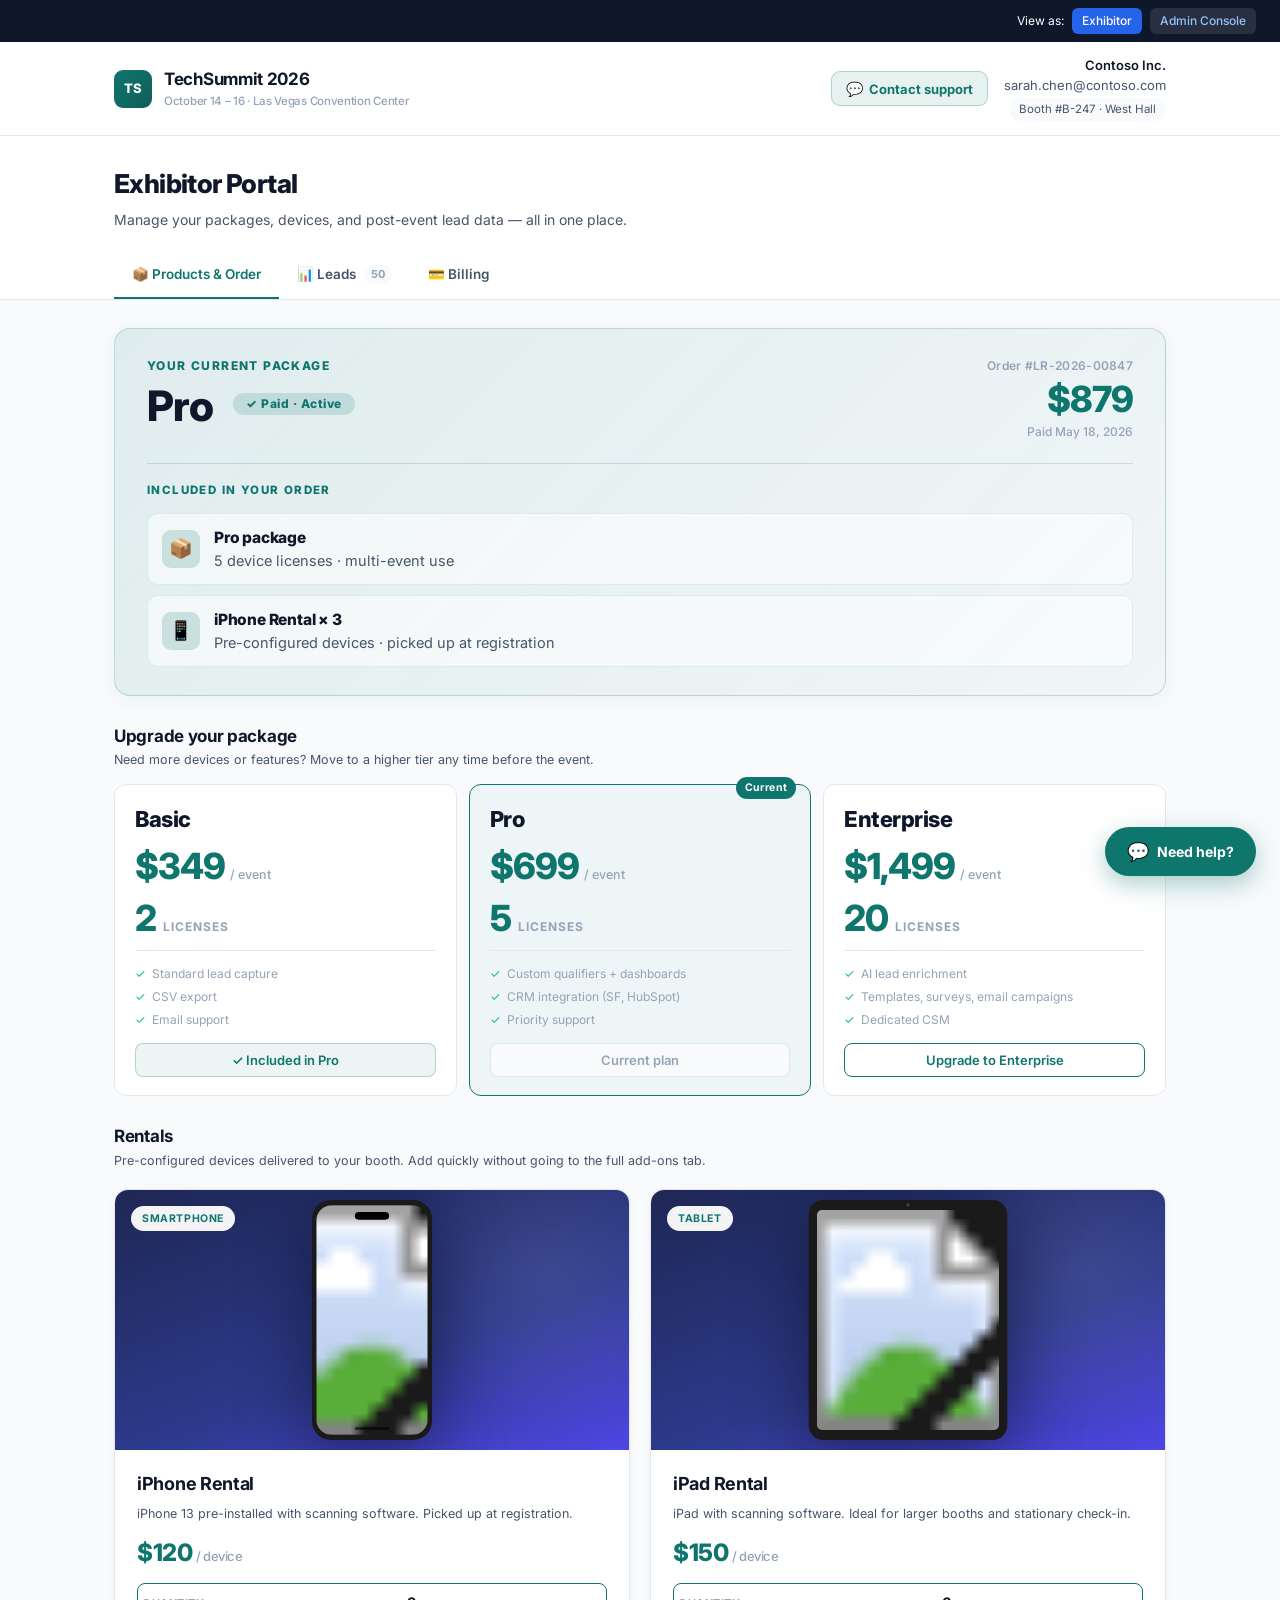
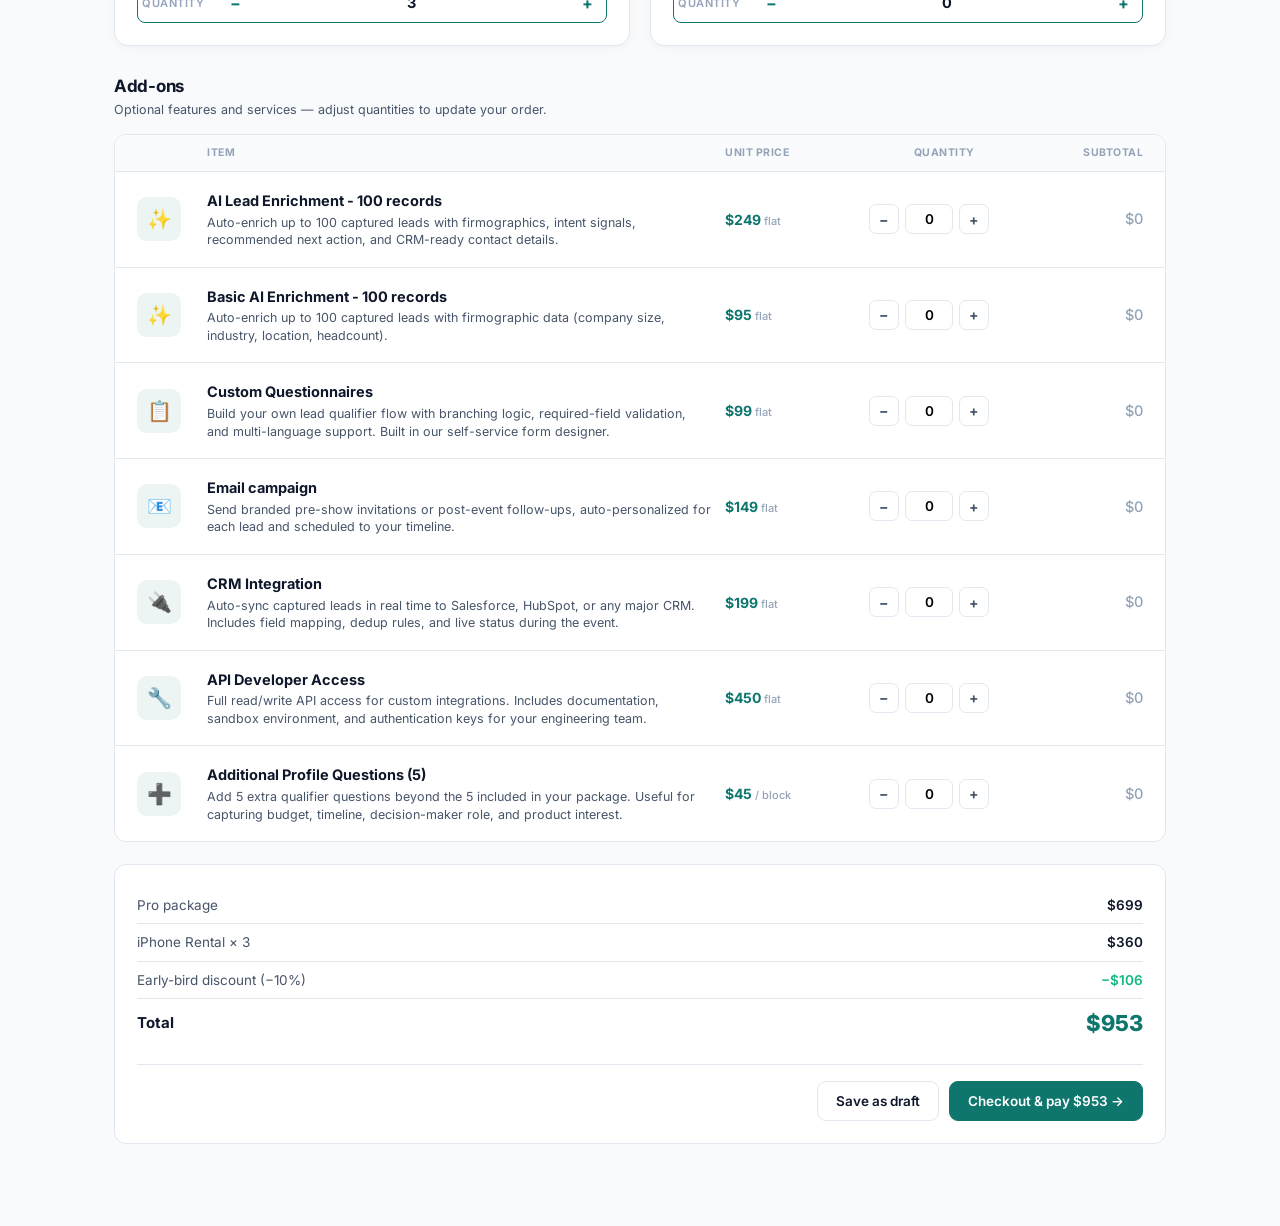
<file: index.html>
<!DOCTYPE html>
<html lang="en">
<head>
<meta charset="UTF-8">
<title>TechSummit 2026 - Lead Retrieval Portal</title>
<meta name="viewport" content="width=device-width, initial-scale=1">
<link href="https://fonts.googleapis.com/css2?family=Inter:wght@400;500;600;700;800&display=swap" rel="stylesheet">
<link rel="stylesheet" href="shared/tokens.css">
<link rel="stylesheet" href="shared/components.css">
<style>
  :root {
    --brand: #0F766E;
    --brand-dark: #115E59;
    --brand-light: #5EEAD4;
    --accent: #2563EB;
    --demo-toggle-active: #2563EB;
  }

  body {
    font-family: 'Inter', -apple-system, sans-serif;
    background: var(--bg);
    color: var(--text);
    line-height: 1.5;
  }

  .header {
    background: white;
    border-bottom: 1px solid var(--border);
    padding: 14px 0;
  }
  .header-inner {
    max-width: 1100px;
    margin: 0 auto;
    padding: 0 24px;
    display: flex;
    align-items: center;
    justify-content: space-between;
  }
  .logo { display: flex; align-items: center; gap: 12px; }
  .logo-mark {
    width: 38px; height: 38px;
    background: linear-gradient(135deg, var(--brand), var(--brand-dark));
    border-radius: 9px;
    display: flex; align-items: center; justify-content: center;
    color: white; font-weight: 800; font-size: 13px;
  }
  .logo-text { font-weight: 700; font-size: 17px; letter-spacing: -0.3px; }
  .logo-text small { display: block; font-size: 11.5px; color: var(--text-3); font-weight: 500; margin-top: 1px; }
  .header-actions {
    display: flex;
    gap: 16px;
    align-items: center;
  }
  .header-support-btn {
    background: rgba(15,118,110,0.10);
    border: 1px solid rgba(15,118,110,0.25);
    color: var(--brand);
    padding: 8px 14px;
    border-radius: 9px;
    font-weight: 700;
    font-size: 13px;
    cursor: pointer;
    font-family: inherit;
    display: inline-flex;
    align-items: center;
    gap: 6px;
    transition: background 0.15s;
  }
  .header-support-btn:hover { background: rgba(15,118,110,0.18); }

  /* Floating support FAB */
  .support-fab {
    position: fixed;
    bottom: 24px;
    right: 24px;
    background: var(--brand);
    color: white;
    border: none;
    padding: 14px 22px;
    border-radius: 999px;
    font-weight: 700;
    font-size: 14px;
    cursor: pointer;
    font-family: inherit;
    display: inline-flex;
    align-items: center;
    gap: 8px;
    box-shadow: 0 8px 24px rgba(15,118,110,0.35);
    z-index: 900;
    transition: transform 0.15s, box-shadow 0.15s;
  }
  .support-fab:hover {
    transform: translateY(-2px);
    box-shadow: 0 12px 30px rgba(15,118,110,0.45);
  }
  .support-fab-icon { font-size: 18px; }

  .support-options {
    display: flex;
    flex-direction: column;
    gap: 8px;
  }
  .support-opt {
    display: flex;
    align-items: center;
    gap: 14px;
    padding: 14px 16px;
    border: 1px solid var(--border);
    border-radius: 11px;
    text-decoration: none;
    color: var(--text);
    transition: border-color 0.15s, background 0.15s;
  }
  .support-opt:hover { border-color: var(--brand); background: rgba(15,118,110,0.04); }
  .support-opt-icon {
    width: 38px; height: 38px;
    background: rgba(15,118,110,0.12);
    border-radius: 9px;
    display: flex; align-items: center; justify-content: center;
    font-size: 18px;
    flex-shrink: 0;
  }
  .support-opt-body { flex: 1; }
  .support-opt-title { font-weight: 700; font-size: 14px; }
  .support-opt-desc { color: var(--text-2); font-size: 12.5px; margin-top: 2px; }

  .header-meta { color: var(--text-2); font-size: 13px; text-align: right; }
  .header-meta strong { color: var(--text); font-weight: 600; display: block; }
  .header-meta .booth {
    display: inline-block; background: var(--bg);
    padding: 3px 10px; border-radius: 999px;
    font-size: 11.5px; margin-top: 3px;
  }

  /* Page title bar */
  .page-title {
    background: white;
    border-bottom: 1px solid var(--border);
  }
  .page-title-inner {
    max-width: 1100px;
    margin: 0 auto;
    padding: 28px 24px 0;
  }
  .page-title h1 {
    font-size: 26px;
    font-weight: 800;
    letter-spacing: -0.6px;
    margin-bottom: 6px;
  }
  .page-title p {
    color: var(--text-2);
    font-size: 14px;
    margin-bottom: 22px;
  }
  /* Tab nav */
  .tabs {
    display: flex;
    gap: 0;
    border-bottom: none;
  }
  .tabs a {
    display: flex;
    align-items: center;
    gap: 8px;
    padding: 12px 18px;
    color: var(--text-2);
    text-decoration: none;
    font-size: 13.5px;
    font-weight: 600;
    border-bottom: 2px solid transparent;
    cursor: pointer;
    transition: color 0.15s, border-color 0.15s;
  }
  .tabs a:hover { color: var(--text); }
  .tabs a.active {
    color: var(--brand);
    border-bottom-color: var(--brand);
  }
  .tabs a .num {
    background: var(--bg);
    color: var(--text-3);
    font-size: 11px;
    padding: 1px 7px;
    border-radius: 999px;
    font-weight: 700;
  }
  .tabs a.active .num { background: rgba(15,118,110,0.12); color: var(--brand); }

  /* Main content */
  .container {
    max-width: 1100px;
    margin: 0 auto;
    padding: 28px 24px 60px;
  }
  /* Current package card */
  .current-card {
    background: linear-gradient(135deg, rgba(15,118,110,0.10), rgba(15,118,110,0.03));
    border: 1px solid rgba(15,118,110,0.22);
    color: var(--text);
    border-radius: 16px;
    padding: 28px 32px;
    margin-bottom: 28px;
    box-shadow: 0 4px 18px rgba(15,118,110,0.06);
  }
  .current-card .cc-top {
    display: flex;
    justify-content: space-between;
    align-items: flex-start;
    gap: 24px;
  }
  .current-card .cc-top-right { text-align: right; }
  .current-card .lbl {
    font-size: 12px;
    letter-spacing: 1.4px;
    text-transform: uppercase;
    font-weight: 800;
    color: var(--brand);
    margin-bottom: 10px;
  }
  .current-card .pkg-name {
    font-size: 42px;
    font-weight: 800;
    letter-spacing: -1.2px;
    color: var(--text);
    line-height: 1;
  }
  .current-card .cc-order {
    font-size: 12px;
    color: var(--text-3);
    font-weight: 600;
    margin-bottom: 6px;
    letter-spacing: 0.3px;
  }
  .current-card .cc-price {
    font-size: 36px;
    font-weight: 800;
    letter-spacing: -1px;
    line-height: 1;
    color: var(--brand);
  }
  .current-card .cc-paid-date {
    font-size: 12px;
    color: var(--text-3);
    margin-top: 6px;
    font-weight: 500;
  }
  .current-card .cc-divider {
    height: 1px;
    background: rgba(15,118,110,0.18);
    margin: 22px 0 18px;
  }
  .current-card .cc-items-lbl {
    font-size: 11.5px;
    letter-spacing: 1.4px;
    text-transform: uppercase;
    font-weight: 800;
    color: var(--brand);
    margin-bottom: 14px;
  }
  .current-card .cc-items-list {
    list-style: none;
    padding: 0;
    margin: 0;
    display: flex;
    flex-direction: column;
    gap: 10px;
  }
  .current-card .cc-items-list li {
    display: flex;
    gap: 14px;
    align-items: center;
    font-size: 14.5px;
    line-height: 1.5;
    color: var(--text-2);
    padding: 12px 14px;
    background: rgba(255,255,255,0.55);
    border: 1px solid rgba(15,118,110,0.10);
    border-radius: 10px;
  }
  .current-card .cc-ic {
    font-size: 19px;
    flex-shrink: 0;
    width: 38px;
    height: 38px;
    background: rgba(15,118,110,0.18);
    border-radius: 9px;
    display: inline-flex;
    align-items: center;
    justify-content: center;
  }
  .current-card .cc-text { flex: 1; }
  .current-card .cc-text b {
    display: block;
    font-weight: 800;
    color: var(--text);
    font-size: 15.5px;
    margin-bottom: 1px;
    letter-spacing: -0.2px;
  }
  .status-pill {
    display: inline-block;
    background: rgba(15,118,110,0.16);
    color: var(--brand);
    padding: 5px 13px;
    border-radius: 999px;
    font-size: 12px;
    font-weight: 800;
    margin-left: 14px;
    letter-spacing: 0.5px;
    vertical-align: middle;
    position: relative;
    top: -6px;
  }
  .status-pill.paid::before {
    content: "✓ ";
  }

  /* Rentals - tall product cards matching admin */
  .rentals-grid {
    display: grid;
    grid-template-columns: 1fr 1fr;
    gap: 20px;
    margin-top: 18px;
    margin-bottom: 28px;
  }
  .rental-card {
    background: white;
    border: 1px solid var(--border);
    border-radius: 14px;
    overflow: hidden;
    display: flex;
    flex-direction: column;
    box-shadow: 0 2px 8px rgba(0,0,0,0.04);
    transition: box-shadow 0.15s, transform 0.15s;
  }
  .rental-card:hover {
    box-shadow: 0 12px 28px rgba(0,0,0,0.10);
    transform: translateY(-2px);
  }
  .rental-card .visual {
    background: linear-gradient(160deg, #1E2754 0%, #2D3A8C 60%, #4F46E5 100%);
    height: 260px;
    display: flex;
    align-items: center;
    justify-content: center;
    position: relative;
    overflow: hidden;
  }
  .rental-card .visual::before {
    content: "";
    position: absolute;
    width: 320px; height: 320px;
    border-radius: 50%;
    background: radial-gradient(circle, rgba(255,255,255,0.08) 0%, rgba(255,255,255,0) 70%);
    top: -80px; right: -80px;
  }
  .rental-card .visual .device {
    position: relative;
    z-index: 2;
    filter: drop-shadow(0 16px 36px rgba(0,0,0,0.45));
  }
  .rental-card .visual .device svg { display: block; }
  .rental-card .visual .tag {
    position: absolute;
    top: 16px; left: 16px;
    background: rgba(255,255,255,0.95);
    color: var(--brand);
    font-size: 10.5px;
    font-weight: 700;
    padding: 5px 11px;
    border-radius: 999px;
    letter-spacing: 0.6px;
    text-transform: uppercase;
    z-index: 2;
  }
  .rental-card .body {
    padding: 20px 22px 22px;
    flex: 1;
    display: flex;
    flex-direction: column;
    align-items: flex-start;
    gap: 4px;
  }
  .rental-card .body .name {
    font-size: 18px;
    font-weight: 700;
    letter-spacing: -0.3px;
    color: var(--text);
  }
  .rental-card .body .desc {
    color: var(--text-2);
    font-size: 12.5px;
    line-height: 1.45;
    margin: 4px 0 14px;
  }
  .rental-card .body .amt {
    color: var(--brand);
    font-weight: 800;
    font-size: 24px;
    letter-spacing: -0.5px;
    line-height: 1;
    margin-bottom: 14px;
  }
  .rental-card .body .amt .per {
    color: var(--text-3);
    font-size: 13px;
    font-weight: 500;
    margin-left: 4px;
  }
  .rental-card .qty-control {
    display: flex;
    align-items: center;
    gap: 8px;
    border: 1.5px solid var(--brand);
    border-radius: 8px;
    padding: 4px;
    background: white;
    align-self: stretch;
    justify-content: space-between;
  }
  .rental-card .qty-control button {
    width: 30px; height: 30px;
    border: none;
    background: transparent;
    font-size: 16px;
    font-weight: 700;
    cursor: pointer;
    color: var(--brand);
    border-radius: 6px;
    font-family: inherit;
  }
  .rental-card .qty-control button:hover { background: var(--bg); }
  .rental-card .qty-control .num,
  .rental-card .qty-control input {
    flex: 1;
    text-align: center;
    font-weight: 700;
    font-size: 14.5px;
    border: none;
    background: none;
    outline: none;
    font-family: inherit;
    color: var(--text);
  }
  .rental-card .qty-control .qty-lbl {
    font-size: 11px;
    color: var(--text-3);
    font-weight: 600;
    text-transform: uppercase;
    letter-spacing: 0.5px;
    padding-right: 8px;
  }

  /* Section heading */
  .sec-h {
    margin: 0 0 14px;
    display: flex;
    justify-content: space-between;
    align-items: baseline;
  }
  .sec-h h2 {
    font-size: 17px;
    font-weight: 700;
    letter-spacing: -0.3px;
  }
  .sec-h .h-sub {
    color: var(--text-2);
    font-size: 12.5px;
    margin-top: 2px;
  }

  /* Upgrade packages */
  .upgrade-grid {
    display: grid;
    grid-template-columns: 1fr 1fr 1fr;
    gap: 12px;
    margin-bottom: 28px;
  }
  .pkg-opt {
    background: white;
    border: 1.5px solid var(--border);
    border-radius: 12px;
    padding: 18px 20px;
    cursor: pointer;
    position: relative;
    transition: all 0.15s;
    display: flex;
    flex-direction: column;
  }
  .pkg-opt:hover { border-color: var(--brand); }
  .pkg-opt.current {
    border-color: var(--brand);
    background: rgba(15,118,110,0.04);
  }
  .pkg-opt.current::after {
    content: "Current";
    position: absolute;
    top: -8px; right: 14px;
    background: var(--brand);
    color: white;
    font-size: 10.5px;
    font-weight: 700;
    padding: 3px 9px;
    border-radius: 999px;
    letter-spacing: 0.4px;
  }
  .pkg-opt .name {
    font-size: 22px;
    font-weight: 800;
    letter-spacing: -0.5px;
    margin-bottom: 2px;
  }
  .pkg-opt .price {
    font-size: 36px;
    font-weight: 800;
    color: var(--brand);
    letter-spacing: -1px;
    margin: 10px 0 4px;
    display: flex;
    align-items: baseline;
    gap: 5px;
    line-height: 1;
  }
  .pkg-opt .price small {
    font-size: 12.5px;
    font-weight: 500;
    color: var(--text-3);
    letter-spacing: 0;
  }
  .pkg-opt .lic-count {
    font-size: 36px;
    font-weight: 800;
    color: var(--brand);
    letter-spacing: -1px;
    margin-top: 12px;
    display: flex;
    align-items: baseline;
    gap: 7px;
    line-height: 1;
  }
  .pkg-opt .lic-count .lbl {
    font-size: 12px;
    color: var(--text-3);
    text-transform: uppercase;
    letter-spacing: 1px;
    font-weight: 700;
  }
  .pkg-opt ul {
    list-style: none;
    margin: 14px 0 12px;
    border-top: 1px solid var(--border);
    padding-top: 12px;
  }
  .pkg-opt ul li {
    padding: 3px 0;
    color: var(--text-3);
    font-size: 12px;
    display: flex;
    gap: 6px;
    line-height: 1.4;
  }
  .pkg-opt ul li::before {
    content: "✓";
    color: var(--success);
    flex-shrink: 0;
  }
  .pkg-opt ul li b { color: var(--text); font-weight: 600; }
  .pkg-opt .opt-btn {
    width: 100%;
    background: white;
    border: 1px solid var(--brand);
    color: var(--brand);
    padding: 8px;
    border-radius: 8px;
    font-weight: 600;
    font-size: 13px;
    font-family: inherit;
    cursor: pointer;
  }
  .pkg-opt .opt-btn:hover { background: var(--brand); color: white; }
  .pkg-opt.current .opt-btn {
    background: var(--bg);
    border-color: var(--border);
    color: var(--text-3);
    cursor: not-allowed;
  }
  .pkg-opt.current .opt-btn:hover { background: var(--bg); color: var(--text-3); }
  .pkg-opt .opt-btn.included {
    background: rgba(15,118,110,0.08);
    border-color: rgba(15,118,110,0.25);
    color: var(--brand);
    cursor: not-allowed;
  }
  .pkg-opt .opt-btn.included:hover { background: rgba(15,118,110,0.08); color: var(--brand); }

  /* Add-ons form (Sapphire-style) */
  .addons-form {
    background: white;
    border: 1px solid var(--border);
    border-radius: 12px;
    overflow: hidden;
    margin-bottom: 22px;
  }
  .addon-row {
    display: grid;
    grid-template-columns: 56px 1fr 130px 150px 110px;
    gap: 14px;
    padding: 18px 22px;
    border-bottom: 1px solid var(--border);
    align-items: center;
  }
  .addon-row:last-child { border-bottom: none; }
  .addon-row.head {
    background: #FAFBFC;
    padding: 10px 22px;
    font-size: 10.5px;
    font-weight: 700;
    color: var(--text-3);
    text-transform: uppercase;
    letter-spacing: 0.5px;
  }
  .addon-row .ic {
    width: 44px; height: 44px;
    background: rgba(15,118,110,0.08);
    border-radius: 10px;
    display: flex; align-items: center; justify-content: center;
    font-size: 20px;
  }
  .addon-row .info b { display: block; font-size: 14.5px; font-weight: 700; margin-bottom: 2px; }
  .addon-row .info p { color: var(--text-2); font-size: 12.5px; line-height: 1.4; }
  .addon-row .info .toggle-tag {
    display: inline-block;
    background: rgba(16,185,129,0.14);
    color: var(--success);
    font-size: 10.5px;
    font-weight: 700;
    padding: 2px 7px;
    border-radius: 999px;
    margin-left: 6px;
    letter-spacing: 0.3px;
  }
  .addon-row .price-col {
    color: var(--brand);
    font-weight: 700;
    font-size: 14px;
  }
  .addon-row .price-col .per {
    color: var(--text-3);
    font-size: 11px;
    font-weight: 500;
  }
  .addon-row .qty {
    display: flex;
    align-items: center;
    gap: 6px;
  }
  .addon-row .qty button {
    width: 30px; height: 30px;
    border: 1px solid var(--border);
    background: white;
    border-radius: 7px;
    font-size: 14px;
    font-weight: 700;
    cursor: pointer;
    color: var(--text-2);
    font-family: inherit;
  }
  .addon-row .qty button:hover { background: var(--bg); border-color: var(--brand); color: var(--brand); }
  .addon-row .qty input {
    width: 48px;
    text-align: center;
    border: 1px solid var(--border);
    border-radius: 7px;
    padding: 6px 4px;
    font-size: 13.5px;
    font-weight: 600;
    font-family: inherit;
    outline: none;
  }
  .addon-row .qty input:focus { border-color: var(--brand); }
  .addon-row .total-col {
    text-align: right;
    font-weight: 700;
    font-size: 14.5px;
  }
  .addon-row .total-col .zero { color: var(--text-3); font-weight: 500; }

  /* Order summary */
  .summary {
    background: white;
    border: 1px solid var(--border);
    border-radius: 12px;
    padding: 22px;
    margin-bottom: 22px;
  }
  .summary-rows .row {
    display: flex;
    justify-content: space-between;
    align-items: center;
    padding: 8px 0;
    border-bottom: 1px solid var(--border);
    font-size: 13.5px;
  }
  .summary-rows .row:last-child { border-bottom: none; }
  .summary-rows .row .lbl { color: var(--text-2); }
  .summary-rows .row .v { font-weight: 600; }
  .summary-rows .row.total .lbl { font-weight: 700; font-size: 15px; color: var(--text); }
  .summary-rows .row.total .v { font-weight: 800; font-size: 22px; color: var(--brand); }
  .summary-rows .row.discount .v { color: var(--success); }

  .summary-actions {
    display: flex;
    gap: 10px;
    margin-top: 16px;
    padding-top: 16px;
    border-top: 1px solid var(--border);
    justify-content: flex-end;
  }
  .summary-actions button {
    padding: 11px 18px;
    border-radius: 9px;
    font-weight: 600;
    font-size: 13.5px;
    cursor: pointer;
    border: 1px solid var(--border);
    background: white;
    color: var(--text);
    font-family: inherit;
  }
  .summary-actions button.primary {
    background: var(--brand);
    color: white;
    border-color: var(--brand);
  }
  .summary-actions button:hover { background: var(--bg); }
  .summary-actions button.primary:hover { background: var(--brand-dark); }

  /* Billing form */
  .form-grid {
    background: white;
    border: 1px solid var(--border);
    border-radius: 12px;
    padding: 22px;
    margin-bottom: 22px;
  }
  .form-grid h3 {
    font-size: 14px;
    font-weight: 700;
    margin-bottom: 16px;
    letter-spacing: -0.2px;
  }
  .form-row {
    display: grid;
    grid-template-columns: 1fr 1fr;
    gap: 12px;
    margin-bottom: 12px;
  }
  .form-row.full { grid-template-columns: 1fr; }
  .form-row.thirds { grid-template-columns: 1fr 1fr 1fr; }
  .field label {
    display: block;
    font-size: 12px;
    font-weight: 600;
    color: var(--text-2);
    margin-bottom: 4px;
  }
  .field input, .field select {
    width: 100%;
    padding: 9px 12px;
    border: 1px solid var(--border);
    border-radius: 8px;
    font-size: 13.5px;
    font-family: inherit;
    background: white;
    outline: none;
  }
  .field input:focus, .field select:focus { border-color: var(--brand); }
  .field input[readonly] { background: var(--bg); color: var(--text-2); }

  /* Shipping options */
  .ship-options {
    display: flex;
    flex-direction: column;
    gap: 12px;
  }
  .ship-opt {
    display: flex;
    gap: 12px;
    align-items: flex-start;
    border: 1.5px solid var(--border);
    border-radius: 12px;
    padding: 14px 16px;
    cursor: pointer;
    transition: border-color 0.15s, background 0.15s;
  }
  .ship-opt:hover { border-color: var(--brand); }
  .ship-opt.selected {
    border-color: var(--brand);
    background: rgba(15,118,110,0.04);
  }
  .ship-opt input[type="radio"] {
    accent-color: var(--brand);
    width: 18px;
    height: 18px;
    margin-top: 2px;
    flex-shrink: 0;
  }
  .ship-opt-body { flex: 1; min-width: 0; }
  .ship-opt-head {
    display: flex;
    align-items: center;
    gap: 8px;
    flex-wrap: wrap;
    margin-bottom: 4px;
  }
  .ship-icon { font-size: 16px; }
  .ship-title { font-weight: 700; font-size: 14.5px; color: var(--text); }
  .ship-tag {
    background: rgba(15,118,110,0.14);
    color: var(--brand);
    font-size: 10.5px;
    font-weight: 700;
    padding: 3px 8px;
    border-radius: 999px;
    letter-spacing: 0.3px;
    text-transform: uppercase;
  }
  .ship-tag.muted {
    background: var(--bg);
    color: var(--text-3);
  }
  .ship-opt-desc {
    color: var(--text-2);
    font-size: 12.5px;
    line-height: 1.5;
  }
  .ship-address-fields {
    display: none;
    margin-top: 14px;
    padding-top: 14px;
    border-top: 1px solid var(--border);
  }
  .ship-opt.selected .ship-address-fields { display: block; }
  .ship-opt[data-ship="booth"] .ship-address-fields { display: none !important; }

  /* Upsell / marketing card */
  .upsell-card {
    background: linear-gradient(135deg, #FAF5FF 0%, #F5F3FF 100%);
    border: 1px solid rgba(124,92,255,0.25);
    border-radius: 14px;
    padding: 18px 22px;
    margin-bottom: 22px;
    display: flex;
    align-items: center;
    gap: 18px;
    position: relative;
    overflow: hidden;
  }
  .upsell-card::before {
    content: "";
    position: absolute;
    top: -40px; right: -40px;
    width: 180px; height: 180px;
    border-radius: 50%;
    background: radial-gradient(circle, rgba(124,92,255,0.10) 0%, rgba(124,92,255,0) 70%);
    pointer-events: none;
  }
  .upsell-icon {
    width: 52px; height: 52px;
    background: linear-gradient(135deg, #9C7BFF, #6E50E5);
    color: white;
    border-radius: 12px;
    display: flex; align-items: center; justify-content: center;
    font-size: 24px;
    flex-shrink: 0;
    box-shadow: 0 4px 14px rgba(124,92,255,0.32);
    position: relative;
    z-index: 1;
  }
  .upsell-body {
    flex: 1;
    min-width: 0;
    position: relative;
    z-index: 1;
  }
  .upsell-tag {
    display: inline-block;
    background: rgba(124,92,255,0.16);
    color: #6E50E5;
    font-size: 10.5px;
    font-weight: 700;
    padding: 3px 10px;
    border-radius: 999px;
    letter-spacing: 0.4px;
    text-transform: uppercase;
    margin-bottom: 6px;
  }
  .upsell-title {
    font-size: 16.5px;
    font-weight: 800;
    letter-spacing: -0.3px;
    color: var(--text);
    margin-bottom: 4px;
  }
  .upsell-desc {
    color: var(--text-2);
    font-size: 13px;
    line-height: 1.5;
  }
  .upsell-btn {
    background: linear-gradient(135deg, #7C5CFF, #6E50E5);
    color: white;
    text-decoration: none;
    padding: 12px 22px;
    border-radius: 10px;
    font-weight: 700;
    font-size: 13.5px;
    white-space: nowrap;
    flex-shrink: 0;
    box-shadow: 0 4px 14px rgba(124,92,255,0.28);
    transition: transform 0.15s, box-shadow 0.15s;
    position: relative;
    z-index: 1;
  }
  .upsell-btn:hover {
    transform: translateY(-1px);
    box-shadow: 0 6px 20px rgba(124,92,255,0.40);
  }

  /* ====== LEADS VIEW ====== */
  .leads-toolbar {
    display: flex;
    gap: 10px;
    margin-bottom: 14px;
    align-items: center;
    flex-wrap: wrap;
  }
  .leads-toolbar .search {
    flex: 1;
    background: white;
    border: 1px solid var(--border);
    border-radius: 9px;
    padding: 0 12px;
    display: flex;
    align-items: center;
    gap: 8px;
    max-width: 380px;
  }
  .leads-toolbar .search input {
    flex: 1;
    border: none;
    background: none;
    padding: 9px 0;
    font-size: 13px;
    font-family: inherit;
    outline: none;
  }
  .leads-toolbar .search .icon { color: var(--text-3); font-size: 14px; }
  .leads-toolbar .filter {
    background: white;
    border: 1px solid var(--border);
    padding: 8px 12px;
    border-radius: 9px;
    font-size: 12.5px;
    color: var(--text-2);
    font-weight: 500;
    cursor: pointer;
    font-family: inherit;
  }
  .leads-toolbar .filter:hover { border-color: var(--brand); }
  .leads-toolbar .export-wrap {
    position: relative;
    margin-left: auto;
  }
  .leads-toolbar .export-btn {
    background: white;
    color: var(--text);
    border: 1px solid var(--border);
    padding: 9px 16px;
    border-radius: 9px;
    font-size: 13px;
    font-weight: 600;
    cursor: pointer;
    font-family: inherit;
  }
  .leads-toolbar .export-btn:hover { background: var(--bg); border-color: var(--text-3); }
  .leads-toolbar .export-menu {
    display: none;
    position: absolute;
    top: calc(100% + 4px);
    right: 0;
    background: white;
    border: 1px solid var(--border);
    border-radius: 9px;
    box-shadow: 0 8px 22px rgba(0,0,0,0.10);
    z-index: 100;
    min-width: 200px;
    overflow: hidden;
  }
  .leads-toolbar .export-menu.open { display: block; }
  .leads-toolbar .export-menu a {
    display: block;
    padding: 9px 14px;
    color: var(--text);
    text-decoration: none;
    font-size: 13px;
    font-weight: 500;
  }
  .leads-toolbar .export-menu a:hover { background: var(--bg); }
  .leads-toolbar .push-crm-btn {
    background: var(--brand);
    color: white;
    border: 1px solid var(--brand);
    padding: 9px 16px;
    border-radius: 9px;
    font-size: 13px;
    font-weight: 600;
    cursor: pointer;
    font-family: inherit;
  }
  .leads-toolbar .push-crm-btn:hover { background: var(--brand-dark); }

  .leads-stats {
    display: grid;
    grid-template-columns: 1fr 1fr 1fr 1fr;
    gap: 10px;
    margin-bottom: 16px;
  }
  .leads-stats .stat {
    background: white;
    border: 1px solid var(--border);
    border-radius: 10px;
    padding: 13px 16px;
  }
  .leads-stats .stat .lbl { font-size: 11px; color: var(--text-3); text-transform: uppercase; letter-spacing: 0.5px; font-weight: 700; margin-bottom: 5px; }
  .leads-stats .stat .v { font-size: 22px; font-weight: 800; letter-spacing: -0.4px; }
  .leads-stats .stat .v small { font-size: 12px; color: var(--text-3); font-weight: 500; }

  .leads-table-wrap {
    overflow-x: auto;
    -webkit-overflow-scrolling: touch;
    background: white;
    border: 1px solid var(--border);
    border-radius: 12px;
    overflow: hidden;
  }
  .leads-table { width: 100%; border-collapse: collapse; font-size: 11.5px; table-layout: auto; }
  .leads-table th, .leads-table td {
    padding: 9px 8px;
    text-align: left;
    border-bottom: 1px solid var(--border);
  }
  .leads-table th:first-child, .leads-table td:first-child { padding-left: 14px; }
  .leads-table th:last-child, .leads-table td:last-child { padding-right: 14px; text-align: center; }
  .leads-table th {
    background: #F8FAFC;
    color: var(--text-3);
    font-weight: 700;
    font-size: 10px;
    text-transform: uppercase;
    letter-spacing: 0.5px;
    white-space: nowrap;
  }
  .leads-table tr:hover td { background: #FAFBFC; }
  .leads-table tr:last-child td { border-bottom: none; }
  .leads-table .nm b { display: block; font-weight: 700; color: var(--text); }
  .leads-table .nm .e { color: var(--text-3); font-size: 11px; margin-top: 1px; }
  .leads-table .co b { display: block; font-weight: 600; }
  .leads-table .co .t { color: var(--text-3); font-size: 11px; margin-top: 1px; }
  .leads-table .pill {
    display: inline-block;
    padding: 2px 7px;
    border-radius: 999px;
    font-size: 10px;
    font-weight: 700;
    letter-spacing: 0.3px;
  }
  .leads-table .pill.meeting { background: rgba(99,102,241,0.14); color: var(--accent); }
  .leads-table .pill.sheet { background: rgba(245,158,11,0.14); color: var(--warning); }
  .leads-table .pill.fu { background: rgba(15,118,110,0.14); color: var(--brand); }
  .leads-table .pill.none { background: #F1F5F9; color: var(--text-3); }
  .leads-table .device {
    color: var(--text-3);
    font-size: 11px;
    font-family: ui-monospace, 'SF Mono', monospace;
  }
  .leads-table .opt {
    color: var(--success);
    font-weight: 700;
    font-size: 14px;
  }
  .leads-table .opt.no { color: var(--text-3); }
  .leads-table .notes-cell {
    max-width: 160px;
    overflow: hidden;
    text-overflow: ellipsis;
    white-space: nowrap;
    color: var(--text-2);
    font-style: italic;
    font-size: 11px;
  }

  .table-footer {
    padding: 11px 14px;
    border-top: 1px solid var(--border);
    display: flex;
    justify-content: space-between;
    align-items: center;
    font-size: 12px;
    color: var(--text-2);
    background: #FAFBFC;
  }
  .table-footer .pagination { display: flex; gap: 4px; }
  .table-footer .pagination button {
    padding: 4px 9px;
    border: 1px solid var(--border);
    background: white;
    border-radius: 6px;
    font-size: 11.5px;
    font-family: inherit;
    cursor: pointer;
  }
  .table-footer .pagination button.active {
    background: var(--brand);
    color: white;
    border-color: var(--brand);
  }
  .table-footer .pagination .pg-btn {
    padding: 6px 11px;
    border: 1px solid var(--border);
    background: white;
    border-radius: 7px;
    font-size: 12.5px;
    font-family: inherit;
    cursor: pointer;
    font-weight: 600;
    color: var(--text-2);
    transition: all 0.15s;
  }
  .table-footer .pagination .pg-btn:hover:not(:disabled):not(.active) {
    background: var(--bg);
    border-color: var(--brand);
    color: var(--brand);
  }
  .table-footer .pagination .pg-btn.active {
    background: var(--brand);
    color: white;
    border-color: var(--brand);
  }
  .table-footer .pagination .pg-btn:disabled {
    opacity: 0.4;
    cursor: not-allowed;
  }

  /* Checkout modal */
  .ck-overlay {
    position: fixed;
    top: 0; left: 0; right: 0; bottom: 0;
    background: rgba(15,23,42,0.55);
    display: none;
    align-items: center;
    justify-content: center;
    z-index: 1000;
    backdrop-filter: blur(4px);
  }
  .ck-overlay.open { display: flex; }
  .ck-modal {
    background: white;
    border-radius: 14px;
    width: 100%;
    max-width: 540px;
    max-height: 86vh;
    overflow-y: auto;
    box-shadow: 0 20px 50px rgba(0,0,0,0.3);
  }
  .ck-head {
    padding: 18px 24px 14px;
    border-bottom: 1px solid var(--border);
    display: flex;
    justify-content: space-between;
    align-items: center;
  }
  .ck-head h3 {
    font-size: 18px;
    font-weight: 700;
    letter-spacing: -0.3px;
  }
  .ck-close {
    background: none;
    border: none;
    font-size: 24px;
    color: var(--text-3);
    cursor: pointer;
    line-height: 1;
    padding: 0 4px;
    font-family: inherit;
  }
  .ck-close:hover { color: var(--text); }
  .ck-body { padding: 18px 24px; }
  .ck-section { margin-bottom: 20px; }
  .ck-section:last-child { margin-bottom: 0; }
  .ck-section-lbl {
    font-size: 10.5px;
    color: var(--text-3);
    text-transform: uppercase;
    letter-spacing: 1px;
    font-weight: 700;
    margin-bottom: 10px;
  }
  .ck-row {
    display: flex;
    justify-content: space-between;
    align-items: center;
    padding: 8px 0;
    font-size: 13.5px;
    color: var(--text-2);
    border-bottom: 1px solid var(--border);
  }
  .ck-row:last-child { border-bottom: none; }
  .ck-row.ck-total {
    font-weight: 800;
    font-size: 16px;
    color: var(--text);
    margin-top: 4px;
    border-top: 2px solid var(--text);
    border-bottom: none;
    padding-top: 12px;
  }
  .ck-row.ck-total div:last-child { color: var(--brand); font-size: 20px; letter-spacing: -0.4px; }
  .ck-card {
    display: flex;
    align-items: center;
    gap: 14px;
    padding: 12px 14px;
    border: 1px solid var(--border);
    border-radius: 9px;
    background: #FAFBFC;
  }
  .ck-card-icon {
    width: 40px; height: 40px;
    background: var(--brand);
    color: white;
    border-radius: 8px;
    display: flex; align-items: center; justify-content: center;
    font-size: 18px;
  }
  .ck-card-info { flex: 1; }
  .ck-card-name { font-weight: 700; font-size: 14px; color: var(--text); }
  .ck-card-meta { color: var(--text-3); font-size: 12px; margin-top: 2px; }
  .ck-change { color: var(--brand); font-weight: 600; font-size: 12.5px; text-decoration: none; }
  .ck-billing {
    color: var(--text-2);
    font-size: 13px;
    line-height: 1.55;
    padding: 12px 14px;
    background: #FAFBFC;
    border: 1px solid var(--border);
    border-radius: 9px;
  }
  .ck-foot {
    padding: 14px 24px 18px;
    border-top: 1px solid var(--border);
    display: flex;
    justify-content: flex-end;
    gap: 10px;
  }
  .ck-foot button {
    padding: 11px 22px;
    border-radius: 9px;
    font-weight: 600;
    font-size: 14px;
    cursor: pointer;
    border: 1px solid var(--border);
    background: white;
    color: var(--text);
    font-family: inherit;
  }
  .ck-foot button.primary {
    background: var(--brand);
    color: white;
    border-color: var(--brand);
  }
  .ck-foot button:hover { background: var(--bg); }
  .ck-foot button.primary:hover { background: var(--brand-dark); }

  .ck-success {
    padding: 40px 32px 30px;
    text-align: center;
  }
  .ck-success-icon {
    width: 64px; height: 64px;
    background: var(--success);
    color: white;
    border-radius: 50%;
    display: flex; align-items: center; justify-content: center;
    font-size: 32px;
    font-weight: 800;
    margin: 0 auto 16px;
  }
  .ck-success h3 {
    font-size: 22px;
    font-weight: 800;
    letter-spacing: -0.5px;
    margin-bottom: 8px;
  }
  .ck-success p {
    color: var(--text-2);
    font-size: 13.5px;
    margin-bottom: 18px;
    line-height: 1.55;
  }
  .ck-success-meta {
    display: grid;
    grid-template-columns: 1fr 1fr;
    gap: 12px;
    margin-top: 16px;
    padding: 14px;
    background: #F8FAFC;
    border-radius: 9px;
    text-align: left;
  }
  .ck-success-meta > div { display: flex; flex-direction: column; gap: 3px; }
  .ck-success-meta span { font-size: 10.5px; color: var(--text-3); text-transform: uppercase; letter-spacing: 0.8px; font-weight: 700; }
  .ck-success-meta strong { font-size: 14px; color: var(--text); font-weight: 700; }
  .ck-success button {
    padding: 11px 22px;
    border-radius: 9px;
    font-weight: 600;
    font-size: 14px;
    cursor: pointer;
    border: none;
    background: var(--brand);
    color: white;
    font-family: inherit;
  }
  .ck-success button:hover { background: var(--brand-dark); }
</style>
</head>
<body>
  <div class="demo-bar">
    <div></div>
    <div class="toggle">
      View as:
      <a href="/" class="active">Exhibitor</a>
      <a href="/admin">Admin Console</a>
    </div>
  </div>

  <div class="header">
    <div class="header-inner">
      <div class="logo">
        <div class="logo-mark">TS</div>
        <div class="logo-text">TechSummit 2026<small>October 14 – 16  ·  Las Vegas Convention Center</small></div>
      </div>
      <div class="header-actions">
        <button class="header-support-btn" onclick="document.getElementById('supportBtn').click()">
          <span style="font-size: 14px;">💬</span> Contact support
        </button>
        <div class="header-meta">
          <strong>Contoso Inc.</strong>
          sarah.chen@contoso.com
          <div><span class="booth">Booth #B-247 · West Hall</span></div>
        </div>
      </div>
    </div>
  </div>

  <!-- Floating support widget -->
  <button class="support-fab" id="supportBtn" onclick="openSupport()" title="Contact support">
    <span class="support-fab-icon">💬</span>
    <span class="support-fab-label">Need help?</span>
  </button>

  <!-- Support modal -->
  <div class="modal-overlay" id="supportModal">
    <div class="modal" style="max-width: 460px;">
      <div class="modal-head">
        <h3>Contact support</h3>
        <button class="close" onclick="closeSupport()">×</button>
      </div>
      <div class="modal-body">
        <p style="color: var(--text-2); font-size: 13.5px; line-height: 1.55; margin-bottom: 18px;">Our support team is here to help with packages, devices, billing, or anything else about your event. Typical response time: <b>under 1 hour during event days</b>.</p>

        <div class="support-options">
          <a href="mailto:support@leadature.com" class="support-opt">
            <span class="support-opt-icon">📧</span>
            <div class="support-opt-body">
              <div class="support-opt-title">Email us</div>
              <div class="support-opt-desc">support@leadature.com</div>
            </div>
          </a>
          <a href="tel:+18005551234" class="support-opt">
            <span class="support-opt-icon">📞</span>
            <div class="support-opt-body">
              <div class="support-opt-title">Call us</div>
              <div class="support-opt-desc">+1 (800) 555-1234 · 24/7 during events</div>
            </div>
          </a>
          <a href="#" class="support-opt">
            <span class="support-opt-icon">💬</span>
            <div class="support-opt-body">
              <div class="support-opt-title">Live chat</div>
              <div class="support-opt-desc">Start a conversation with our team</div>
            </div>
          </a>
          <a href="#" class="support-opt">
            <span class="support-opt-icon">📚</span>
            <div class="support-opt-body">
              <div class="support-opt-title">Help center</div>
              <div class="support-opt-desc">Browse guides &amp; FAQs</div>
            </div>
          </a>
        </div>
      </div>
    </div>
  </div>

  <div class="page-title">
    <div class="page-title-inner">
      <h1>Exhibitor Portal</h1>
      <p>Manage your packages, devices, and post-event lead data — all in one place.</p>
      <div class="tabs">
        <a onclick="showView('order', this)" class="active">📦 Products &amp; Order</a>
        <a onclick="showView('leads', this)">📊 Leads <span class="num">50</span></a>
        <a onclick="showView('billing', this)">💳 Billing</a>
      </div>
    </div>
  </div>

  <div class="container">

    <!-- =========== ORDER VIEW =========== -->
    <div class="view active" id="view-order">
      <div class="current-card">
        <div class="cc-top">
          <div>
            <div class="lbl">Your current package</div>
            <div class="pkg-name">Pro <span class="status-pill paid">Paid · Active</span></div>
          </div>
          <div class="cc-top-right">
            <div class="cc-order">Order #LR-2026-00847</div>
            <div class="cc-price">$879</div>
            <div class="cc-paid-date">Paid May 18, 2026</div>
          </div>
        </div>
        <div class="cc-divider"></div>
        <div class="cc-items">
          <div class="cc-items-lbl">Included in your order</div>
          <ul class="cc-items-list">
            <li>
              <span class="cc-ic">📦</span>
              <span class="cc-text"><b>Pro package</b>5 device licenses · multi-event use</span>
            </li>
            <li>
              <span class="cc-ic">📱</span>
              <span class="cc-text"><b>iPhone Rental × 3</b>Pre-configured devices · picked up at registration</span>
            </li>
          </ul>
        </div>
      </div>

      <div class="sec-h">
        <div>
          <h2>Upgrade your package</h2>
          <div class="h-sub">Need more devices or features? Move to a higher tier any time before the event.</div>
        </div>
      </div>

      <div class="upgrade-grid" id="upgradeGrid"></div>

      <div class="sec-h">
        <div>
          <h2>Rentals</h2>
          <div class="h-sub">Pre-configured devices delivered to your booth. Add quickly without going to the full add-ons tab.</div>
        </div>
      </div>

      <div class="rentals-grid" id="rentalsGrid"></div>

      <!-- ADD-ONS SECTION (merged from old Add-ons tab) -->
      <div class="sec-h">
        <div>
          <h2>Add-ons</h2>
          <div class="h-sub">Optional features and services — adjust quantities to update your order.</div>
        </div>
      </div>

      <div class="addons-form" id="addonsForm">
        <div class="addon-row head">
          <div></div>
          <div>Item</div>
          <div>Unit price</div>
          <div style="text-align: center;">Quantity</div>
          <div style="text-align: right;">Subtotal</div>
        </div>
      </div>

      <div class="summary">
        <div class="summary-rows">
          <div class="row"><div class="lbl">Pro package</div><div class="v">$699</div></div>
          <div class="row"><div class="lbl">iPhone rental × 3</div><div class="v">$360</div></div>
          <div class="row discount"><div class="lbl">Early-bird discount (−10%)</div><div class="v">−$106</div></div>
          <div class="row total"><div class="lbl">Total</div><div class="v">$953</div></div>
        </div>
        <div class="summary-actions">
          <button>Save as draft</button>
          <button class="primary" onclick="openCheckout()">Checkout &amp; pay $953 →</button>
        </div>
      </div>
    </div>

    <!-- =========== LEADS VIEW =========== -->
    <div class="view" id="view-leads">
      <div class="upsell-card">
        <div class="upsell-icon">✨</div>
        <div class="upsell-body">
          <div class="upsell-tag">Limited offer · 25% off for current customers</div>
          <div class="upsell-title">Want to know more about your booth visitors?</div>
          <div class="upsell-desc">Unlock advanced lead retrieval — AI-enriched profiles, intent signals, and personalized follow-up recommendations. Turn every scan into a qualified opportunity.</div>
        </div>
        <a href="https://calendly.com/richard-leadature" target="_blank" class="upsell-btn">📞 Talk to us</a>
      </div>

      <div class="sec-h">
        <div>
          <h2>Captured leads</h2>
          <div class="h-sub">Real-time data from the badge scans at your booth.</div>
        </div>
      </div>

      <div class="leads-stats">
        <div class="stat">
          <div class="lbl">Total leads</div>
          <div class="v">50</div>
        </div>
        <div class="stat">
          <div class="lbl">Hot (meeting requested)</div>
          <div class="v">17 <small>· 34%</small></div>
        </div>
        <div class="stat">
          <div class="lbl">Email opt-in</div>
          <div class="v">45 <small>· 90%</small></div>
        </div>
        <div class="stat">
          <div class="lbl">Devices in use</div>
          <div class="v">5 / 5</div>
        </div>
      </div>

      <div class="leads-toolbar">
        <div class="search">
          <span class="icon">🔍</span>
          <input id="leadsSearch" placeholder="Search by name, company, title…" oninput="filterLeads()" />
        </div>
        <div class="export-wrap">
          <button class="export-btn" onclick="toggleExportMenu()">Export ▾</button>
          <div class="export-menu" id="exportMenu">
            <a href="#" onclick="doExport('csv'); return false;">📄 Export as CSV</a>
            <a href="#" onclick="doExport('xlsx'); return false;">📊 Export as Excel</a>
            <a href="#" onclick="doExport('json'); return false;">{ } Export as JSON</a>
          </div>
        </div>
        <button class="push-crm-btn" onclick="pushToCrm()">Push to CRM ↗</button>
      </div>

      <div class="leads-table-wrap">
        <table class="leads-table">
          <thead>
            <tr>
              <th>Name</th>
              <th>Company / Title</th>
              <th>Captured</th>
              <th>Follow-up</th>
              <th>Interest</th>
              <th>Notes</th>
              <th>Opt-in</th>
            </tr>
          </thead>
          <tbody id="leadsTbody">
            <tr>
              <td class="nm"><b>Robert Carter</b><div class="e">r.carter@fabrikam.com</div></td>
              <td class="co"><b>Fabrikam Industries</b><div class="t">Director, Platform Engineering</div></td>
              <td>Austin, TX</td>
              <td>Oct 14, 10:12 AM</td>
              <td class="device">iPhone-01</td>
              <td><span class="pill sheet">Product sheets</span></td>
              <td>Analytics platform</td>
              <td class="notes-cell">—</td>
              <td><span class="opt">✓</span></td>
            </tr>
            <tr>
              <td class="nm"><b>Diana Voss</b><div class="e">d.voss@northwind.com</div></td>
              <td class="co"><b>Northwind Traders</b><div class="t">Marketing Manager</div></td>
              <td>Denver, CO</td>
              <td>Oct 14, 11:48 AM</td>
              <td class="device">iPhone-02</td>
              <td><span class="pill sheet">Product sheets</span></td>
              <td>AI integration</td>
              <td class="notes-cell">Asked about Q3 demo</td>
              <td><span class="opt">✓</span></td>
            </tr>
            <tr>
              <td class="nm"><b>Joanne Park</b><div class="e">j.park@litware.com</div></td>
              <td class="co"><b>Litware Inc.</b><div class="t">CEO</div></td>
              <td>Miami, FL</td>
              <td>Oct 14, 2:18 PM</td>
              <td class="device">iPhone-01</td>
              <td><span class="pill meeting">Meeting</span></td>
              <td>Partnership discussion</td>
              <td class="notes-cell">Wants intro to leadership, calling next Tues</td>
              <td><span class="opt">✓</span></td>
            </tr>
            <tr>
              <td class="nm"><b>Michael Reed</b><div class="e">m.reed@adventureworks.com</div></td>
              <td class="co"><b>Adventure Works</b><div class="t">Founder</div></td>
              <td>Phoenix, AZ</td>
              <td>Oct 14, 4:00 PM</td>
              <td class="device">iPad-01</td>
              <td><span class="pill none">—</span></td>
              <td>—</td>
              <td class="notes-cell">—</td>
              <td><span class="opt no">—</span></td>
            </tr>
            <tr>
              <td class="nm"><b>—</b><div class="e">—</div></td>
              <td class="co"><b>Adatum Corporation</b><div class="t">—</div></td>
              <td>San Diego, CA</td>
              <td>Oct 14, 5:12 PM</td>
              <td class="device">iPhone-03</td>
              <td><span class="pill none">—</span></td>
              <td>—</td>
              <td class="notes-cell">—</td>
              <td><span class="opt no">—</span></td>
            </tr>
            <tr>
              <td class="nm"><b>Sarah Hayes</b><div class="e">s.hayes@wingtip.com</div></td>
              <td class="co"><b>Wingtip Solutions</b><div class="t">VP, Procurement</div></td>
              <td>Boston, MA</td>
              <td>Oct 15, 9:14 AM</td>
              <td class="device">iPhone-02</td>
              <td><span class="pill meeting">Meeting</span></td>
              <td>Enterprise plan</td>
              <td class="notes-cell">Schedule for end of Q3, sending RFP draft</td>
              <td><span class="opt">✓</span></td>
            </tr>
            <tr>
              <td class="nm"><b>David Cohen</b><div class="e">d.cohen@treyresearch.com</div></td>
              <td class="co"><b>Trey Research</b><div class="t">Procurement Lead</div></td>
              <td>Seattle, WA</td>
              <td>Oct 15, 10:45 AM</td>
              <td class="device">iPhone-04</td>
              <td><span class="pill fu">Follow-up email</span></td>
              <td>Custom integration</td>
              <td class="notes-cell">Send pricing for 50-unit deployment</td>
              <td><span class="opt">✓</span></td>
            </tr>
            <tr>
              <td class="nm"><b>Linda Park</b><div class="e">l.park@cohovineyard.com</div></td>
              <td class="co"><b>Coho Vineyard</b><div class="t">Director, Operations</div></td>
              <td>Chicago, IL</td>
              <td>Oct 15, 11:22 AM</td>
              <td class="device">iPhone-01</td>
              <td><span class="pill meeting">Meeting</span></td>
              <td>Analytics platform</td>
              <td class="notes-cell">Connected with team. Coffee Wed AM.</td>
              <td><span class="opt">✓</span></td>
            </tr>
            <tr>
              <td class="nm"><b>Raj Patel</b><div class="e">r.patel@proseware.com</div></td>
              <td class="co"><b>Proseware Inc.</b><div class="t">Senior Engineer</div></td>
              <td>Atlanta, GA</td>
              <td>Oct 15, 1:03 PM</td>
              <td class="device">iPad-01</td>
              <td><span class="pill sheet">Product sheets</span></td>
              <td>API access · Cloud platform</td>
              <td class="notes-cell">Sent spec sheet, technical follow-up scheduled</td>
              <td><span class="opt">✓</span></td>
            </tr>
            <tr>
              <td class="nm"><b>Emily Wong</b><div class="e">e.wong@lucerne.com</div></td>
              <td class="co"><b>Lucerne Publishing</b><div class="t">Marketing Manager</div></td>
              <td>Portland, OR</td>
              <td>Oct 15, 2:51 PM</td>
              <td class="device">iPhone-03</td>
              <td><span class="pill fu">Follow-up email</span></td>
              <td>General interest</td>
              <td class="notes-cell">Wants newsletter subscription</td>
              <td><span class="opt">✓</span></td>
            </tr>
            <tr>
              <td class="nm"><b>Tom Bradley</b><div class="e">t.bradley@tailspin.com</div></td>
              <td class="co"><b>Tailspin Toys</b><div class="t">Procurement Specialist</div></td>
              <td>Dallas, TX</td>
              <td>Oct 16, 8:30 AM</td>
              <td class="device">iPhone-02</td>
              <td><span class="pill sheet">Product sheets</span></td>
              <td>Security suite</td>
              <td class="notes-cell">—</td>
              <td><span class="opt">✓</span></td>
            </tr>
            <tr>
              <td class="nm"><b>Anna Kowalski</b><div class="e">a.kowalski@wideworld.com</div></td>
              <td class="co"><b>Wide World Importers</b><div class="t">Business Development</div></td>
              <td>Nashville, TN</td>
              <td>Oct 16, 11:42 AM</td>
              <td class="device">iPhone-05</td>
              <td><span class="pill meeting">Meeting</span></td>
              <td>Custom integration</td>
              <td class="notes-cell">Q4 budget discussion · Mark sending proposal</td>
              <td><span class="opt">✓</span></td>
            </tr>
          </tbody>
        </table>
        <div class="table-footer">
          <div id="leadsCount">Showing 1–20 of 50 leads</div>
          <div class="pagination" id="leadsPagination"></div>
        </div>
      </div>
    </div>

    <!-- =========== BILLING VIEW =========== -->
    <div class="view" id="view-billing">
      <div class="form-grid">
        <h3>Billing contact</h3>
        <div class="form-row">
          <div class="field"><label>First name</label><input value="Sarah" /></div>
          <div class="field"><label>Last name</label><input value="Chen" /></div>
        </div>
        <div class="form-row full">
          <div class="field"><label>Email</label><input value="sarah.chen@contoso.com" /></div>
        </div>
      </div>

      <div class="form-grid">
        <h3>Billing address</h3>
        <div class="form-row full">
          <div class="field"><label>Street address</label><input value="1500 Innovation Way" /></div>
        </div>
        <div class="form-row full">
          <div class="field"><label>Address line 2</label><input value="Suite 400" /></div>
        </div>
        <div class="form-row thirds">
          <div class="field"><label>City</label><input value="San Jose" /></div>
          <div class="field"><label>State</label><input value="CA" /></div>
          <div class="field"><label>ZIP</label><input value="95134" /></div>
        </div>
        <div class="form-row full">
          <div class="field"><label>Country</label>
            <select><option>United States</option><option>Canada</option><option>United Kingdom</option></select>
          </div>
        </div>
      </div>

      <div class="form-grid">
        <h3>Shipping (for rented hardware)</h3>
        <p style="color: var(--text-2); font-size: 13px; margin-bottom: 14px; margin-top: -8px;">Where should we deliver your rented devices?</p>

        <div class="ship-options">
          <label class="ship-opt selected" onclick="selectShip(this, 'booth')">
            <input type="radio" name="ship" value="booth" checked />
            <div class="ship-opt-body">
              <div class="ship-opt-head">
                <span class="ship-icon">📦</span>
                <span class="ship-title">Ship to booth</span>
                <span class="ship-tag">Recommended · Shipping at cost</span>
              </div>
              <div class="ship-opt-desc">Devices delivered straight to your booth on event day. Pre-configured, ready to scan. Just pick them up at registration. Shipping billed at cost.</div>
            </div>
          </label>

          <label class="ship-opt" onclick="selectShip(this, 'address')">
            <input type="radio" name="ship" value="address" />
            <div class="ship-opt-body">
              <div class="ship-opt-head">
                <span class="ship-icon">🏢</span>
                <span class="ship-title">Ship to address</span>
                <span class="ship-tag muted">+ shipping cost</span>
              </div>
              <div class="ship-opt-desc">We'll ship devices to a custom address 5 business days before the event. You bring them on-site.</div>

              <div class="ship-address-fields" id="shipAddressFields">
                <div class="form-row full">
                  <div class="field"><label>Street address</label><input type="text" placeholder="1500 Innovation Way" /></div>
                </div>
                <div class="form-row thirds">
                  <div class="field"><label>City</label><input type="text" placeholder="San Jose" /></div>
                  <div class="field"><label>State</label><input type="text" placeholder="CA" /></div>
                  <div class="field"><label>ZIP</label><input type="text" placeholder="95134" /></div>
                </div>
              </div>
            </div>
          </label>
        </div>
      </div>

      <div class="form-grid">
        <h3>Payment method</h3>
        <div class="form-row full">
          <div class="field"><label>Card on file</label><input value="•••• •••• •••• 4242" readonly /></div>
        </div>
      </div>

      <div class="summary">
        <div class="summary-rows">
          <div class="row total"><div class="lbl">Order total</div><div class="v">$879</div></div>
        </div>
        <div class="summary-actions">
          <button>Download invoice</button>
          <button class="primary">Update billing</button>
        </div>
      </div>
    </div>

  </div>

  <!-- =========== CHECKOUT MODAL =========== -->
  <div class="ck-overlay" id="checkoutModal">
    <div class="ck-modal">
      <div class="ck-head">
        <h3>Checkout</h3>
        <button class="ck-close" onclick="closeCheckout()">×</button>
      </div>
      <div class="ck-body" id="checkoutBody">
        <div class="ck-section">
          <div class="ck-section-lbl">Order summary</div>
          <div class="ck-row"><div>Pro package</div><div>$699</div></div>
          <div class="ck-row"><div>iPhone rental × 3</div><div>$360</div></div>
          <div class="ck-row" style="color: var(--success);"><div>Early-bird discount (−10%)</div><div>−$106</div></div>
          <div class="ck-row ck-total"><div>Total to pay</div><div>$953</div></div>
        </div>
        <div class="ck-section">
          <div class="ck-section-lbl">Payment method</div>
          <div class="ck-card">
            <div class="ck-card-icon">💳</div>
            <div class="ck-card-info">
              <div class="ck-card-name">Visa •••• 4242</div>
              <div class="ck-card-meta">Exp 04/28 · Default card</div>
            </div>
            <a href="#" class="ck-change">Change</a>
          </div>
        </div>
        <div class="ck-section">
          <div class="ck-section-lbl">Billing</div>
          <div class="ck-billing">
            <strong>Sarah Chen</strong><br/>
            Contoso Inc.<br/>
            1500 Innovation Way, Suite 400<br/>
            San Jose, CA 95134
          </div>
        </div>
      </div>
      <div class="ck-foot" id="checkoutFoot">
        <button onclick="closeCheckout()">Cancel</button>
        <button class="primary" onclick="confirmPayment()">Confirm payment $953</button>
      </div>
      <div class="ck-success" id="checkoutSuccess" style="display:none;">
        <div class="ck-success-icon">✓</div>
        <h3>Payment successful</h3>
        <p>Your order has been confirmed. A receipt is on its way to <b>sarah.chen@contoso.com</b>.</p>
        <div class="ck-success-meta">
          <div><span>Amount paid</span><strong>$953</strong></div>
          <div><span>Order ID</span><strong>LR-2026-00892</strong></div>
        </div>
        <button class="primary" onclick="closeCheckout()" style="margin-top: 18px;">Done</button>
      </div>
    </div>
  </div>

  <script src="shared/mock-data.js"></script>
  <script src="shared/catalog.js"></script>
  <script src="shared/ui.js"></script>
  <script src="shared/render.js"></script>
  <script src="shared/exhibitor.js"></script>
  <script src="shared/leads.js"></script>
  <script>
    document.addEventListener('DOMContentLoaded', () => LR.exhibitor.init());

    // Support modal
    function openSupport() {
      document.getElementById('supportModal').classList.add('open');
    }
    function closeSupport() {
      document.getElementById('supportModal').classList.remove('open');
    }
    document.getElementById('supportModal').addEventListener('click', e => {
      if (e.target.id === 'supportModal') closeSupport();
    });

    // Shipping option toggle
    function selectShip(el, val) {
      document.querySelectorAll('.ship-opt').forEach(o => o.classList.remove('selected'));
      el.classList.add('selected');
      const radio = el.querySelector('input[type="radio"]');
      if (radio) radio.checked = true;
    }
  </script>
</body>
</html>
</file>
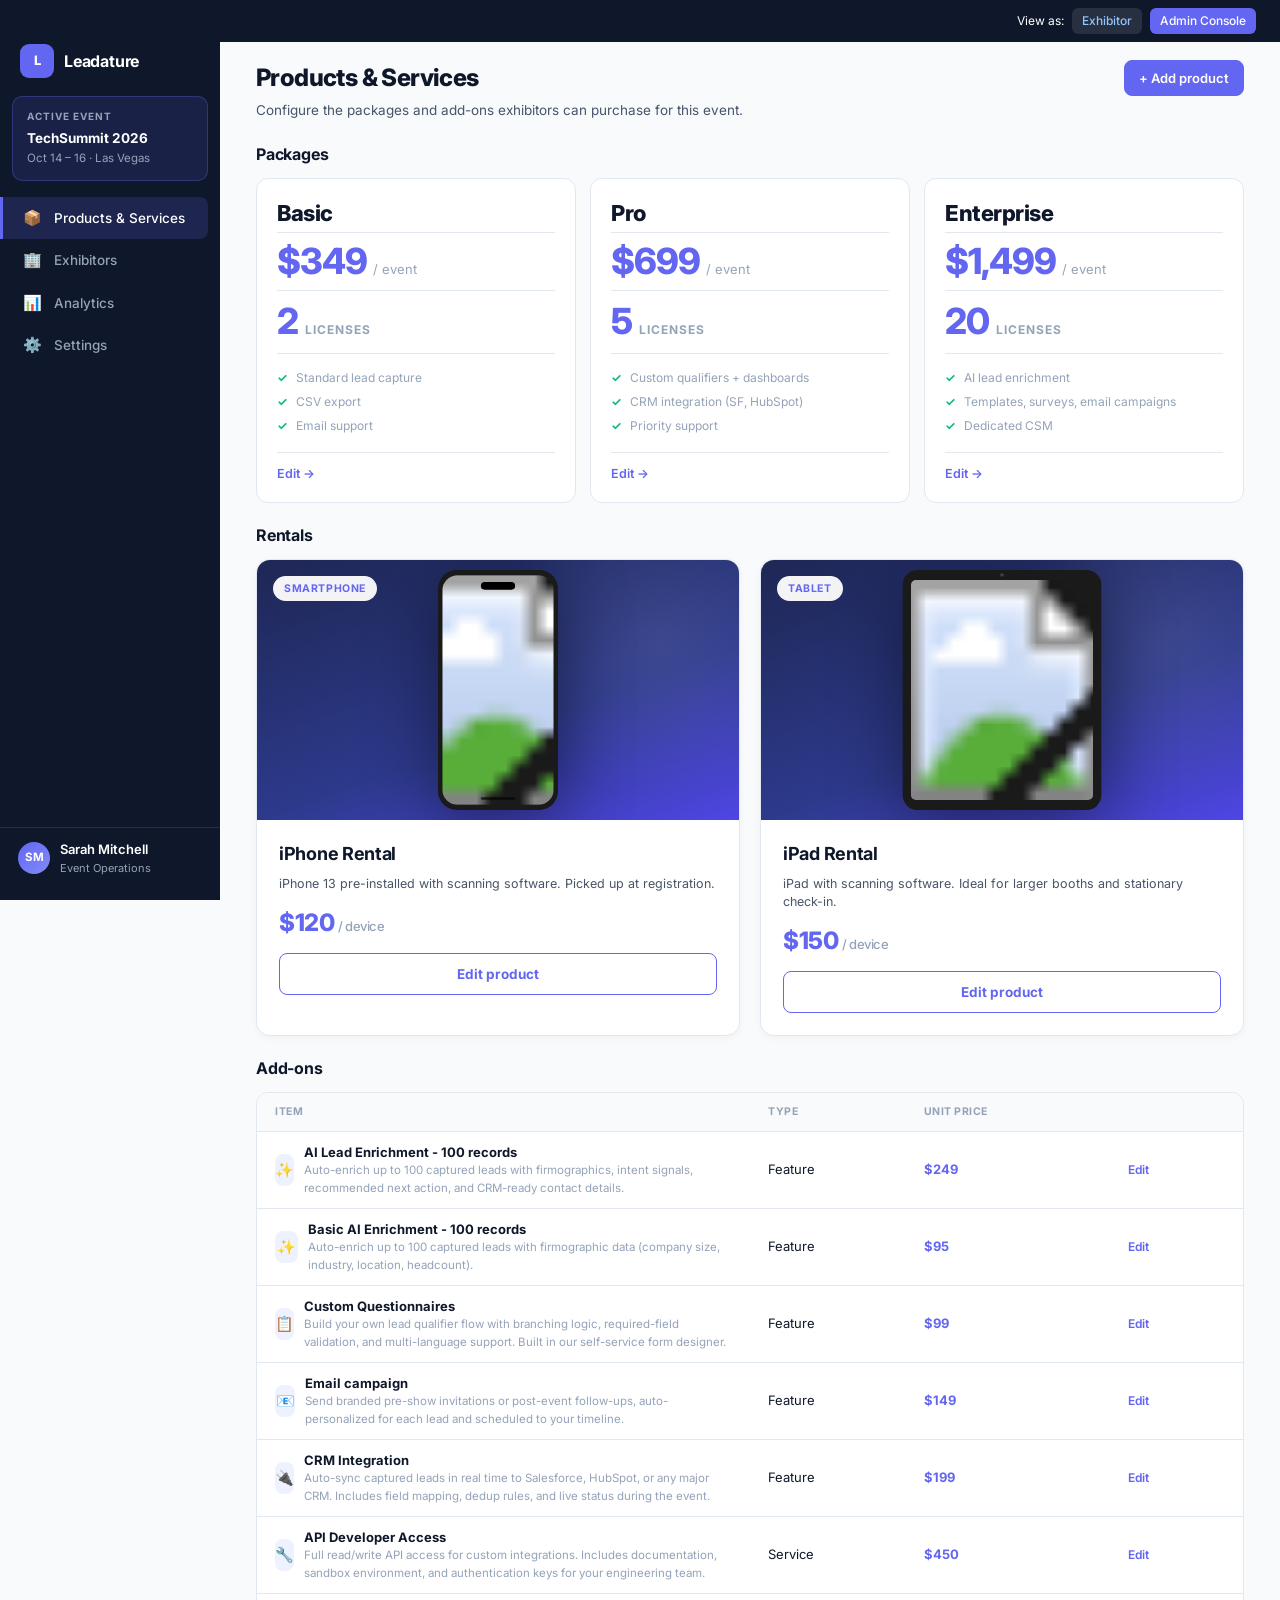
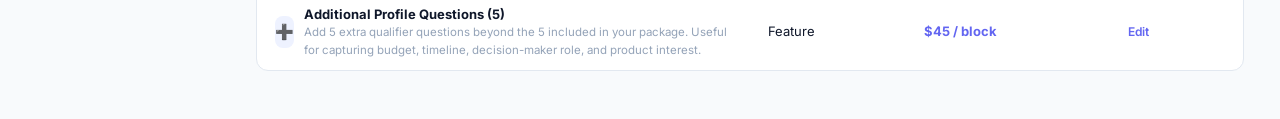
<file: admin.html>
<!DOCTYPE html>
<html lang="en">
<head>
<meta charset="UTF-8">
<title>Admin Console · TechSummit 2026</title>
<meta name="viewport" content="width=device-width, initial-scale=1">
<link href="https://fonts.googleapis.com/css2?family=Inter:wght@400;500;600;700;800&display=swap" rel="stylesheet">
<link rel="stylesheet" href="shared/tokens.css">
<link rel="stylesheet" href="shared/components.css">
<style>
  :root {
    --surface: #FFFFFF;
    --sidebar: #0F172A;
    --sidebar-hover: #1E293B;
    --accent: #6366F1;
    --accent-light: #EEF2FF;
    --demo-toggle-active: #6366F1;
  }

  .demo-bar {
    position: fixed;
    top: 0; left: 0; right: 0;
  }

  body {
    font-family: 'Inter', -apple-system, sans-serif;
    background: var(--bg);
    color: var(--text);
    line-height: 1.5;
    display: flex;
    min-height: 100vh;
  }

  .sidebar {
    width: 220px;
    background: var(--sidebar);
    color: white;
    padding: 32px 0 12px;
    position: fixed;
    top: 0; left: 0; bottom: 0;
    display: flex;
    flex-direction: column;
  }
  .sidebar-brand {
    padding: 12px 20px 18px;
    display: flex;
    align-items: center;
    gap: 10px;
  }
  .sidebar-brand .mark {
    width: 34px; height: 34px;
    background: var(--accent);
    border-radius: 9px;
    display: flex; align-items: center; justify-content: center;
    font-weight: 800; font-size: 13px;
    color: white;
  }
  .sidebar-brand .name {
    font-weight: 700;
    font-size: 16px;
    letter-spacing: -0.2px;
  }
  .sidebar-brand .name small {
    display: block;
    font-size: 10.5px;
    color: #94A3B8;
    font-weight: 500;
    letter-spacing: 0.6px;
    text-transform: uppercase;
    margin-top: 2px;
  }

  .sidebar-event {
    margin: 0 12px 16px;
    background: rgba(99, 102, 241, 0.14);
    border: 1px solid rgba(99, 102, 241, 0.3);
    border-radius: 10px;
    padding: 12px 14px;
  }
  .sidebar-event .lbl {
    font-size: 10px; color: #94A3B8;
    text-transform: uppercase; letter-spacing: 1px;
    font-weight: 700; margin-bottom: 4px;
  }
  .sidebar-event .v { font-size: 13.5px; font-weight: 700; }
  .sidebar-event .dates { font-size: 11.5px; color: #94A3B8; margin-top: 2px; }

  .sidebar nav {
    flex: 1;
  }
  .sidebar nav a {
    display: flex;
    align-items: center;
    gap: 12px;
    padding: 10px 20px;
    color: #94A3B8;
    text-decoration: none;
    font-size: 13.5px;
    font-weight: 500;
    border-left: 3px solid transparent;
    margin-right: 12px;
    border-radius: 0 8px 8px 0;
    cursor: pointer;
    transition: background 0.15s;
  }
  .sidebar nav a:hover {
    background: var(--sidebar-hover);
    color: white;
  }
  .sidebar nav a.active {
    background: rgba(99, 102, 241, 0.18);
    color: white;
    border-left-color: var(--accent);
  }
  .sidebar nav a .icon { font-size: 15px; }

  .sidebar-footer {
    padding: 12px 18px;
    border-top: 1px solid rgba(255,255,255,0.1);
    display: flex;
    align-items: center;
    gap: 10px;
    color: #94A3B8;
    font-size: 13px;
  }
  .sidebar-footer .avatar {
    width: 32px; height: 32px;
    background: linear-gradient(135deg, var(--accent), #818CF8);
    border-radius: 50%;
    display: flex; align-items: center; justify-content: center;
    color: white; font-weight: 700; font-size: 11.5px;
  }
  .sidebar-footer .name { color: white; font-weight: 600; font-size: 13px; }
  .sidebar-footer .role { font-size: 11px; }

  .main {
    flex: 1;
    margin-left: 220px;
    margin-top: 32px;
    padding: 28px 36px 48px;
  }

  .page-head {
    display: flex;
    justify-content: space-between;
    align-items: flex-start;
    margin-bottom: 22px;
  }
  .page-head h1 {
    font-size: 24px;
    font-weight: 800;
    letter-spacing: -0.6px;
    margin-bottom: 4px;
  }
  .page-head p {
    font-size: 13.5px;
    color: var(--text-2);
  }

  .actions {
    display: flex;
    gap: 8px;
  }
  .actions button, .actions a.btn-link {
    padding: 9px 14px;
    border-radius: 8px;
    font-weight: 600;
    font-size: 13px;
    cursor: pointer;
    border: 1px solid var(--border);
    background: white;
    color: var(--text);
    display: inline-flex;
    align-items: center;
    gap: 6px;
    font-family: inherit;
    text-decoration: none;
  }
  .actions button.primary, .actions a.primary {
    background: var(--accent);
    color: white;
    border-color: var(--accent);
  }
  .actions button:hover { background: var(--bg); }
  .actions button.primary:hover { background: #4F46E5; }

  /* Products section */
  .section-h {
    display: flex;
    justify-content: space-between;
    align-items: center;
    margin: 20px 0 12px;
  }
  .section-h h2 {
    font-size: 16px;
    font-weight: 700;
    letter-spacing: -0.2px;
  }
  .section-h .sub {
    color: var(--text-2);
    font-size: 13px;
    margin-top: 2px;
  }

  .packages-grid {
    display: grid;
    grid-template-columns: 1fr 1fr 1fr;
    gap: 14px;
  }
  .pkg-card {
    background: white;
    border: 1px solid var(--border);
    border-radius: 12px;
    padding: 18px 20px;
  }
  .pkg-card.featured {
    border-color: var(--accent);
    background: linear-gradient(180deg, rgba(99,102,241,0.04), white);
  }
  .pkg-card {
    display: flex;
    flex-direction: column;
  }
  .pkg-card .name {
    font-size: 22px;
    font-weight: 800;
    letter-spacing: -0.5px;
    margin-bottom: 2px;
  }
  .pkg-card .badge {
    display: inline-block;
    background: var(--accent-light);
    color: var(--accent);
    font-size: 10.5px;
    font-weight: 700;
    padding: 2px 8px;
    border-radius: 999px;
    margin-left: 6px;
    letter-spacing: 0.3px;
    text-transform: uppercase;
    vertical-align: middle;
  }
  .pkg-card .desc {
    color: var(--text-2);
    font-size: 12.5px;
    margin-bottom: 12px;
  }
  .pkg-card .price-row {
    display: flex;
    align-items: baseline;
    gap: 6px;
    padding: 10px 0;
    border-top: 1px solid var(--border);
    border-bottom: 1px solid var(--border);
  }
  .pkg-card .price-row .price {
    font-size: 36px;
    font-weight: 800;
    letter-spacing: -1px;
    color: var(--accent);
    line-height: 1;
  }
  .pkg-card .price-row .per {
    color: var(--text-3);
    font-size: 13px;
  }
  .pkg-card .feat {
    margin-top: 14px;
    padding-top: 12px;
    border-top: 1px solid var(--border);
    list-style: none;
  }
  .pkg-card .feat li {
    padding: 3px 0;
    color: var(--text-3);
    font-size: 12px;
    display: flex;
    gap: 8px;
  }
  .pkg-card .feat li::before {
    content: "✓";
    color: var(--success);
    font-weight: 700;
  }
  .pkg-card .feat li b { color: var(--text); font-weight: 600; }
  .pkg-card .lic-count {
    font-size: 36px;
    font-weight: 800;
    color: var(--accent);
    letter-spacing: -1px;
    margin-top: 12px;
    display: flex;
    align-items: baseline;
    gap: 7px;
    line-height: 1;
  }
  .pkg-card .lic-count .lbl {
    font-size: 12px;
    color: var(--text-3);
    text-transform: uppercase;
    letter-spacing: 1px;
    font-weight: 700;
  }
  .pkg-card .edit-row {
    margin-top: 14px;
    padding-top: 12px;
    border-top: 1px solid var(--border);
    display: flex;
    justify-content: space-between;
    align-items: center;
  }
  .pkg-card .edit-row .meta {
    font-size: 11.5px;
    color: var(--text-3);
  }
  .pkg-card .edit-row a {
    color: var(--accent);
    text-decoration: none;
    font-weight: 600;
    font-size: 12.5px;
  }

  /* Add-ons table */
  .addon-table-wrap {
    background: white;
    border: 1px solid var(--border);
    border-radius: 12px;
    overflow: hidden;
  }
  .addon-table { width: 100%; border-collapse: collapse; }
  .addon-table th, .addon-table td {
    padding: 11px 18px;
    text-align: left;
    border-bottom: 1px solid var(--border);
    font-size: 13px;
  }
  .addon-table th {
    background: #F8FAFC;
    color: var(--text-3);
    font-weight: 700;
    font-size: 10.5px;
    text-transform: uppercase;
    letter-spacing: 0.5px;
  }
  .addon-table tr:last-child td { border-bottom: none; }
  .addon-table tbody tr { cursor: pointer; transition: background 0.1s; }
  .addon-table tbody tr:hover td { background: #F8FAFC; }
  .addon-table .name-cell { display: flex; align-items: center; gap: 10px; }
  .addon-table .icon-box {
    width: 32px; height: 32px;
    background: var(--accent-light);
    border-radius: 8px;
    display: flex; align-items: center; justify-content: center;
    font-size: 15px;
  }
  .addon-table .name-cell b { color: var(--text); font-weight: 700; font-size: 13px; }
  .addon-table .name-cell .d { color: var(--text-3); font-size: 11.5px; }
  .addon-table .price { font-weight: 700; color: var(--accent); }
  .addon-table .status-pill {
    display: inline-block;
    padding: 3px 9px;
    border-radius: 999px;
    font-size: 10.5px;
    font-weight: 700;
    letter-spacing: 0.3px;
  }
  .addon-table .status-pill.active { background: rgba(16,185,129,0.14); color: var(--success); }
  .addon-table .status-pill.draft { background: rgba(148,163,184,0.18); color: var(--text-3); }
  .addon-table .actions-cell a { color: var(--accent); text-decoration: none; font-weight: 600; font-size: 12px; margin-right: 14px; }

  /* Exhibitors */
  .toolbar {
    display: flex;
    gap: 10px;
    margin-bottom: 14px;
    align-items: center;
  }
  .search {
    flex: 1;
    background: white;
    border: 1px solid var(--border);
    border-radius: 9px;
    padding: 0 12px;
    display: flex;
    align-items: center;
    gap: 8px;
    max-width: 380px;
  }
  .search input {
    flex: 1;
    border: none;
    background: none;
    padding: 9px 0;
    font-size: 13.5px;
    font-family: inherit;
    outline: none;
  }
  .search .icon { color: var(--text-3); font-size: 15px; }
  .filter-pill {
    background: white;
    border: 1px solid var(--border);
    padding: 8px 12px;
    border-radius: 9px;
    font-size: 13px;
    color: var(--text-2);
    font-weight: 500;
    cursor: pointer;
    display: inline-flex;
    align-items: center;
    gap: 6px;
  }
  .filter-pill:hover { border-color: var(--accent); }

  .exhibitor-table-wrap {
    background: white;
    border: 1px solid var(--border);
    border-radius: 12px;
    overflow: hidden;
  }
  .exhibitor-table { width: 100%; border-collapse: collapse; }
  .exhibitor-table th, .exhibitor-table td {
    padding: 11px 16px;
    text-align: left;
    border-bottom: 1px solid var(--border);
    font-size: 12.5px;
  }
  .exhibitor-table th {
    background: #F8FAFC;
    color: var(--text-3);
    font-weight: 700;
    font-size: 10.5px;
    text-transform: uppercase;
    letter-spacing: 0.5px;
  }
  .exhibitor-table tr:hover td { background: #FAFBFC; }
  .exhibitor-table tr:last-child td { border-bottom: none; }
  .exhibitor-table td.company b { display: block; font-weight: 700; color: var(--text); }
  .exhibitor-table td.company .booth { color: var(--text-3); font-size: 11.5px; margin-top: 2px; }
  .exhibitor-table td .pill {
    display: inline-block;
    padding: 2px 8px;
    border-radius: 999px;
    font-size: 10.5px;
    font-weight: 700;
    letter-spacing: 0.3px;
  }
  .exhibitor-table td .pill.basic { background: #F1F5F9; color: var(--text-2); }
  .exhibitor-table td .pill.pro { background: rgba(99,102,241,0.14); color: var(--accent); }
  .exhibitor-table td .pill.ent { background: rgba(15, 118, 110, 0.14); color: #0F766E; }
  .exhibitor-table td .status {
    display: inline-flex; align-items: center; gap: 6px;
    font-weight: 600;
  }
  .exhibitor-table td .status::before {
    content: "●"; font-size: 9px;
  }
  .exhibitor-table td .status.paid { color: var(--success); }
  .exhibitor-table td .status.pending { color: var(--warning); }
  .exhibitor-table td .status.trial { color: var(--text-3); }
  .exhibitor-table td .status.not-accepted { color: var(--text-3); font-style: italic; }
  .exhibitor-table tbody tr { cursor: pointer; }
  .exhibitor-table-wrap { overflow-x: auto; }
  .exhibitor-table { table-layout: auto; min-width: 100%; }
  .exhibitor-table td.addons {
    color: var(--text-2);
    font-size: 11.5px;
  }
  .exhibitor-table td.total { font-weight: 700; color: var(--text); }
  .exhibitor-table td.actions a {
    color: var(--accent); text-decoration: none; font-weight: 600; font-size: 12px;
  }

  .table-footer {
    padding: 12px 16px;
    border-top: 1px solid var(--border);
    display: flex;
    justify-content: space-between;
    align-items: center;
    font-size: 12.5px;
    color: var(--text-2);
    background: #FAFBFC;
  }
  .table-footer .pagination {
    display: flex;
    gap: 4px;
  }
  .table-footer .pagination button {
    padding: 4px 10px;
    border: 1px solid var(--border);
    background: white;
    border-radius: 6px;
    font-size: 12px;
    font-family: inherit;
    cursor: pointer;
  }
  .table-footer .pagination button.active {
    background: var(--accent);
    color: white;
    border-color: var(--accent);
  }

  .summary-row {
    display: grid;
    grid-template-columns: 1fr 1fr 1fr 1fr;
    gap: 12px;
    margin-bottom: 18px;
  }
  .stat {
    background: white;
    border: 1px solid var(--border);
    border-radius: 10px;
    padding: 14px 16px;
  }
  .stat .lbl { font-size: 11px; color: var(--text-3); text-transform: uppercase; letter-spacing: 0.5px; font-weight: 700; margin-bottom: 6px; }
  .stat .v { font-size: 20px; font-weight: 800; letter-spacing: -0.4px; }
  .stat .v small { color: var(--text-3); font-size: 12px; font-weight: 500; }

  /* Settings page */
  .settings-card {
    background: white;
    border: 1px solid var(--border);
    border-radius: 12px;
    padding: 22px 24px;
    margin-bottom: 18px;
  }
  .settings-card h3 {
    font-size: 15px;
    font-weight: 700;
    letter-spacing: -0.2px;
    margin-bottom: 4px;
  }
  .settings-card .settings-desc {
    color: var(--text-2);
    font-size: 13px;
    margin-bottom: 18px;
  }
  .setting-row {
    display: grid;
    grid-template-columns: 160px 1fr;
    gap: 20px;
    align-items: center;
    padding: 12px 0;
    border-top: 1px solid var(--border);
  }
  .settings-card h3 + .setting-row { border-top: none; padding-top: 4px; }
  .settings-card .settings-desc + .setting-row { border-top: none; padding-top: 0; }
  .setting-row label {
    font-size: 13px;
    font-weight: 600;
    color: var(--text-2);
  }
  .setting-row input[type="text"] {
    padding: 9px 12px;
    border: 1px solid var(--border);
    border-radius: 8px;
    font-size: 13.5px;
    font-family: inherit;
    background: white;
    outline: none;
    width: 100%;
    max-width: 480px;
  }
  .setting-row input[type="text"]:focus { border-color: var(--accent); }

  .upload-box {
    display: flex;
    align-items: center;
    gap: 14px;
    border: 1px dashed var(--border);
    border-radius: 10px;
    padding: 12px 14px;
    background: #FAFBFC;
    max-width: 520px;
  }
  .upload-box .upload-preview {
    width: 44px; height: 44px;
    border-radius: 9px;
    overflow: hidden;
    flex-shrink: 0;
  }
  .upload-box .logo-thumb {
    width: 100%; height: 100%;
    background: linear-gradient(135deg, #0F766E, #115E59);
    color: white;
    display: flex; align-items: center; justify-content: center;
    font-weight: 800; font-size: 14px;
    border-radius: 9px;
  }
  .upload-box .upload-icon {
    width: 44px; height: 44px;
    border-radius: 9px;
    background: var(--accent-light);
    display: flex; align-items: center; justify-content: center;
    font-size: 20px;
    flex-shrink: 0;
  }
  .upload-box .upload-meta { flex: 1; min-width: 0; }
  .upload-box .upload-name { font-size: 13px; font-weight: 600; color: var(--text); }
  .upload-box .upload-info { font-size: 11.5px; color: var(--text-3); margin-top: 2px; }
  .upload-box .btn-secondary {
    background: white;
    border: 1px solid var(--border);
    padding: 7px 12px;
    border-radius: 8px;
    font-size: 12.5px;
    font-weight: 600;
    color: var(--text-2);
    cursor: pointer;
    font-family: inherit;
  }
  .upload-box .btn-secondary:hover { background: var(--bg); border-color: var(--accent); color: var(--accent); }

  .colors-row {
    display: flex;
    gap: 12px;
    flex-wrap: wrap;
  }
  .color-input {
    display: flex;
    align-items: center;
    gap: 8px;
    background: white;
    border: 1px solid var(--border);
    border-radius: 8px;
    padding: 6px 12px 6px 6px;
  }
  .color-input .swatch {
    width: 28px; height: 28px;
    border-radius: 6px;
    border: 1px solid rgba(0,0,0,0.1);
  }
  .color-input input {
    width: 90px;
    padding: 6px 8px;
    border: none;
    font-size: 12.5px;
    font-family: ui-monospace, 'SF Mono', monospace;
    background: none;
    outline: none;
  }
  .color-input .color-label {
    font-size: 11.5px;
    color: var(--text-3);
    font-weight: 600;
  }

  /* Integrations */
  .integration-grid {
    display: grid;
    grid-template-columns: repeat(auto-fill, minmax(320px, 1fr));
    gap: 14px;
    margin-top: 4px;
  }
  .integration-card {
    background: white;
    border: 1px solid var(--border);
    border-radius: 14px;
    padding: 20px 22px 18px;
    transition: border-color 0.15s, box-shadow 0.15s;
    position: relative;
  }
  .integration-card:hover {
    border-color: #635BFF;
    box-shadow: 0 6px 20px rgba(99,91,255,0.10);
  }
  .integration-card .integration-head {
    display: flex;
    align-items: center;
    gap: 12px;
    margin-bottom: 12px;
  }
  .integration-card .stripe-logo {
    width: 44px; height: 44px;
    background: #635BFF;
    border-radius: 10px;
    display: flex; align-items: center; justify-content: center;
    flex-shrink: 0;
    box-shadow: 0 3px 8px rgba(99,91,255,0.25);
  }
  .integration-card .stripe-logo svg { display: block; }
  .integration-card .integration-name-block { flex: 1; min-width: 0; }
  .integration-card .integration-name {
    font-size: 17px;
    font-weight: 800;
    letter-spacing: -0.3px;
    color: var(--text);
  }
  .integration-card .integration-cat {
    font-size: 11px;
    color: var(--text-3);
    text-transform: uppercase;
    letter-spacing: 0.6px;
    font-weight: 700;
    margin-top: 2px;
  }
  .integration-card .integration-status {
    display: inline-flex;
    align-items: center;
    gap: 5px;
    font-size: 11px;
    font-weight: 700;
    color: var(--text-3);
    padding: 4px 9px;
    background: var(--bg);
    border-radius: 999px;
    letter-spacing: 0.3px;
  }
  .integration-card .integration-status::before {
    content: "○";
    font-size: 10px;
  }
  .integration-card .integration-status.connected {
    color: var(--success);
    background: rgba(16,185,129,0.12);
  }
  .integration-card .integration-status.connected::before { content: "●"; }
  .integration-card .integration-desc {
    color: var(--text-2);
    font-size: 13px;
    line-height: 1.5;
    margin-bottom: 16px;
  }
  .integration-card .integration-foot {
    display: flex;
    align-items: center;
    justify-content: space-between;
    gap: 12px;
  }
  .integration-btn {
    background: #635BFF;
    color: white;
    border: none;
    padding: 9px 18px;
    border-radius: 999px;
    font-weight: 600;
    font-size: 13px;
    cursor: pointer;
    font-family: inherit;
    display: inline-flex;
    align-items: center;
    gap: 6px;
    transition: background 0.15s;
  }
  .integration-btn:hover { background: #4F46E5; }
  .integration-card .integration-learn {
    color: var(--text-3);
    text-decoration: none;
    font-weight: 600;
    font-size: 12.5px;
  }
  .integration-card .integration-learn:hover { color: #635BFF; }

  /* Invite tabs */
  .invite-tabs {
    display: flex;
    gap: 4px;
    border-bottom: 1px solid var(--border);
    margin-bottom: 18px;
  }
  .invite-tab {
    background: none;
    border: none;
    padding: 9px 14px;
    font-size: 13px;
    font-weight: 600;
    color: var(--text-3);
    cursor: pointer;
    border-bottom: 2px solid transparent;
    font-family: inherit;
  }
  .invite-tab.active {
    color: var(--accent);
    border-bottom-color: var(--accent);
  }

  /* Exhibitor detail modal */
  .ex-detail-hero {
    padding: 22px 24px;
    background: linear-gradient(135deg, rgba(99,102,241,0.06), rgba(99,102,241,0.02));
    border-bottom: 1px solid var(--border);
    display: flex;
    gap: 16px;
    align-items: center;
  }
  .ex-detail-logo {
    width: 60px; height: 60px;
    background: linear-gradient(135deg, var(--accent), #818CF8);
    color: white;
    border-radius: 12px;
    display: flex; align-items: center; justify-content: center;
    font-weight: 800;
    font-size: 24px;
    flex-shrink: 0;
  }
  .ex-detail-company {
    font-size: 19px;
    font-weight: 800;
    letter-spacing: -0.3px;
    color: var(--text);
  }
  .ex-detail-meta {
    color: var(--text-2);
    font-size: 13px;
    margin-top: 2px;
  }
  .ex-detail-section {
    padding: 18px 24px;
    border-bottom: 1px solid var(--border);
  }
  .ex-detail-section:last-child { border-bottom: none; }
  .ex-detail-lbl {
    font-size: 10.5px;
    color: var(--text-3);
    text-transform: uppercase;
    letter-spacing: 0.8px;
    font-weight: 700;
    margin-bottom: 12px;
  }
  .ex-detail-grid {
    display: grid;
    grid-template-columns: 1fr 1fr;
    gap: 12px 22px;
  }
  .ex-field {
    display: flex;
    flex-direction: column;
    gap: 3px;
  }
  .ex-field span {
    font-size: 10.5px;
    color: var(--text-3);
    text-transform: uppercase;
    letter-spacing: 0.5px;
    font-weight: 600;
  }
  .ex-field strong {
    font-size: 13.5px;
    color: var(--text);
    font-weight: 600;
  }

  /* License hero stat */
  .license-hero {
    background: white;
    color: var(--text);
    border: 1px solid var(--border);
    border-radius: 14px;
    padding: 18px 22px;
    margin-bottom: 22px;
    display: flex;
    align-items: center;
    justify-content: space-between;
    gap: 24px;
    max-width: 680px;
  }
  .license-hero .lh-body { display: flex; align-items: center; gap: 18px; }
  .license-hero .lh-num {
    font-size: 44px;
    font-weight: 800;
    line-height: 1;
    letter-spacing: -1.5px;
    color: var(--accent);
  }
  .license-hero .lh-meta .lbl {
    font-size: 10.5px;
    text-transform: uppercase;
    letter-spacing: 1.2px;
    font-weight: 700;
    color: var(--text-3);
    margin-bottom: 2px;
  }
  .license-hero .lh-meta .v { font-size: 15px; font-weight: 700; color: var(--text); }
  .license-hero .lh-sec {
    display: flex;
    gap: 22px;
    padding-left: 22px;
    border-left: 1px solid var(--border);
  }
  .license-hero .lh-sec .item .lbl {
    font-size: 10.5px;
    text-transform: uppercase;
    letter-spacing: 1.2px;
    font-weight: 700;
    color: var(--text-3);
    margin-bottom: 2px;
  }
  .license-hero .lh-sec .item .v {
    font-size: 18px;
    font-weight: 800;
    letter-spacing: -0.3px;
    color: var(--text);
  }

  /* Admin rental cards - tall product-style (ATS-inspired) */
  .rental-cards {
    display: grid;
    grid-template-columns: 1fr 1fr;
    gap: 20px;
    margin-bottom: 8px;
  }
  .rental-card-adm {
    background: white;
    border: 1px solid var(--border);
    border-radius: 14px;
    overflow: hidden;
    display: flex;
    flex-direction: column;
    box-shadow: 0 2px 8px rgba(0,0,0,0.04);
    transition: box-shadow 0.15s, transform 0.15s;
  }
  .rental-card-adm:hover {
    box-shadow: 0 12px 28px rgba(0,0,0,0.10);
    transform: translateY(-2px);
  }
  .rental-card-adm .visual {
    background: linear-gradient(160deg, #1E2754 0%, #2D3A8C 60%, #4F46E5 100%);
    height: 260px;
    display: flex;
    align-items: center;
    justify-content: center;
    position: relative;
    overflow: hidden;
  }
  .rental-card-adm .visual::before {
    content: "";
    position: absolute;
    width: 320px; height: 320px;
    border-radius: 50%;
    background: radial-gradient(circle, rgba(255,255,255,0.08) 0%, rgba(255,255,255,0) 70%);
    top: -80px; right: -80px;
  }
  .rental-card-adm .visual .device {
    position: relative;
    z-index: 2;
    filter: drop-shadow(0 16px 36px rgba(0,0,0,0.45));
  }
  .rental-card-adm .visual .device svg {
    display: block;
  }
  .rental-card-adm .visual .tag {
    position: absolute;
    top: 16px; left: 16px;
    background: rgba(255,255,255,0.95);
    color: var(--accent);
    font-size: 10.5px;
    font-weight: 700;
    padding: 5px 11px;
    border-radius: 999px;
    letter-spacing: 0.6px;
    text-transform: uppercase;
    z-index: 2;
  }
  .rental-card-adm .body {
    padding: 20px 22px 22px;
    flex: 1;
    display: flex;
    flex-direction: column;
    align-items: flex-start;
    gap: 4px;
  }
  .rental-card-adm .body .name {
    font-size: 18px;
    font-weight: 700;
    letter-spacing: -0.3px;
    color: var(--text);
  }
  .rental-card-adm .body .desc {
    color: var(--text-2);
    font-size: 12.5px;
    line-height: 1.45;
    margin: 4px 0 14px;
  }
  .rental-card-adm .body .amt {
    color: var(--accent);
    font-weight: 800;
    font-size: 24px;
    letter-spacing: -0.5px;
    line-height: 1;
    margin-bottom: 14px;
  }
  .rental-card-adm .body .amt .per {
    color: var(--text-3);
    font-size: 13px;
    font-weight: 500;
    margin-left: 4px;
  }
  .rental-card-adm .edit-link {
    color: var(--accent);
    text-decoration: none;
    font-weight: 700;
    font-size: 13.5px;
    padding: 10px 18px;
    border: 1.5px solid var(--accent);
    border-radius: 8px;
    transition: all 0.15s;
    align-self: stretch;
    text-align: center;
  }
  .rental-card-adm .edit-link:hover {
    background: var(--accent);
    color: white;
  }

  .bullet-input {
    display: flex;
    gap: 6px;
    margin-bottom: 6px;
  }
  .bullet-input input {
    flex: 1;
    padding: 8px 12px;
    border: 1px solid var(--border);
    border-radius: 7px;
    font-size: 13px;
    font-family: inherit;
    outline: none;
  }
  .bullet-input .rm {
    background: white;
    border: 1px solid var(--border);
    width: 32px;
    border-radius: 7px;
    cursor: pointer;
    color: var(--text-3);
    font-size: 15px;
    font-family: inherit;
  }
  .bullet-input .rm:hover { background: #FEE; color: var(--danger); border-color: var(--danger); }
  .add-bullet {
    background: none;
    border: 1px dashed var(--border);
    width: 100%;
    padding: 7px;
    border-radius: 7px;
    color: var(--text-3);
    font-size: 12.5px;
    cursor: pointer;
    font-family: inherit;
    font-weight: 600;
  }
  .add-bullet:hover { background: var(--accent-light); color: var(--accent); border-color: var(--accent); border-style: solid; }

  /* Radio group */
  .radio-group {
    display: grid;
    grid-template-columns: 1fr 1fr 1fr;
    gap: 8px;
    margin-bottom: 4px;
  }
  .radio-group label {
    display: block;
    padding: 12px;
    border: 1.5px solid var(--border);
    border-radius: 9px;
    cursor: pointer;
    text-align: center;
    font-size: 13px;
    font-weight: 600;
    color: var(--text-2);
    transition: all 0.15s;
    text-transform: none;
    letter-spacing: 0;
    margin-bottom: 0;
  }
  .radio-group label:hover { border-color: var(--accent); }
  .radio-group input[type="radio"] { display: none; }
  .radio-group input[type="radio"]:checked + .radio-label,
  .radio-group label.checked {
    border-color: var(--accent);
    background: var(--accent-light);
    color: var(--accent);
  }
  .radio-group .ic {
    display: block;
    font-size: 20px;
    margin-bottom: 4px;
  }

  /* Analytics view */
  .anl-kpis {
    display: grid;
    grid-template-columns: repeat(4, 1fr);
    gap: 12px;
    margin-bottom: 22px;
  }
  .anl-kpi {
    background: white;
    border: 1px solid var(--border);
    border-radius: 12px;
    padding: 16px 18px;
  }
  .anl-kpi .lbl {
    font-size: 11px;
    color: var(--text-3);
    text-transform: uppercase;
    letter-spacing: 0.5px;
    font-weight: 700;
    margin-bottom: 6px;
  }
  .anl-kpi .v {
    font-size: 24px;
    font-weight: 800;
    letter-spacing: -0.5px;
  }
  .anl-kpi .v small { font-size: 13px; color: var(--text-3); font-weight: 500; }

  .anl-list {
    background: white;
    border: 1px solid var(--border);
    border-radius: 12px;
    overflow: hidden;
    display: grid;
    grid-template-columns: 1fr 130px 150px 150px;
  }
  .anl-list-price {
    color: var(--text);
    font-weight: 700;
    font-size: 13px;
  }
  .anl-list-price small {
    color: var(--text-3);
    font-size: 11px;
    font-weight: 500;
    margin-left: 3px;
  }
  .anl-list-head {
    background: #F8FAFC;
    color: var(--text-3);
    font-size: 10.5px;
    font-weight: 700;
    letter-spacing: 0.6px;
    text-transform: uppercase;
    padding: 11px 16px;
    border-bottom: 1px solid var(--border);
  }
  .anl-list-row {
    display: contents;
  }
  .anl-list-row > div {
    padding: 12px 16px;
    border-bottom: 1px solid var(--border);
    font-size: 13px;
    display: flex;
    align-items: center;
  }
  .anl-list-row:last-child > div { border-bottom: none; }
  .anl-list-name {
    color: var(--text);
    font-weight: 600;
    gap: 10px;
  }
  .anl-list-name .icb {
    width: 28px; height: 28px;
    background: var(--accent-light);
    border-radius: 7px;
    display: inline-flex;
    align-items: center;
    justify-content: center;
    font-size: 13px;
    flex-shrink: 0;
  }
  .anl-list-type {
    color: var(--text-2);
    font-size: 12.5px;
  }
  .anl-list-count {
    color: var(--accent);
    font-weight: 800;
    font-size: 16px;
    letter-spacing: -0.3px;
    justify-content: flex-end;
  }
</style>
</head>
<body>
  <div class="demo-bar">
    <div></div>
    <div class="toggle">
      View as:
      <a href="/">Exhibitor</a>
      <a href="/admin" class="active">Admin Console</a>
    </div>
  </div>

  <div class="sidebar">
    <div class="sidebar-brand">
      <div class="mark">L</div>
      <div class="name">Leadature</div>
    </div>

    <div class="sidebar-event">
      <div class="lbl">Active event</div>
      <div class="v">TechSummit 2026</div>
      <div class="dates">Oct 14 – 16  ·  Las Vegas</div>
    </div>

    <nav>
      <a onclick="showView('products', this)" class="active"><span class="icon">📦</span>Products &amp; Services</a>
      <a onclick="showView('exhibitors', this)"><span class="icon">🏢</span>Exhibitors</a>
      <a onclick="showView('analytics', this)"><span class="icon">📊</span>Analytics</a>
      <a onclick="showView('settings', this)"><span class="icon">⚙️</span>Settings</a>
    </nav>

    <div class="sidebar-footer">
      <div class="avatar">SM</div>
      <div>
        <div class="name">Sarah Mitchell</div>
        <div class="role">Event Operations</div>
      </div>
    </div>
  </div>

  <div class="main">
    <!-- ============== PRODUCTS & SERVICES VIEW ============== -->
    <div class="view active" id="view-products">
      <div class="page-head">
        <div>
          <h1>Products &amp; Services</h1>
          <p>Configure the packages and add-ons exhibitors can purchase for this event.</p>
        </div>
        <div class="actions">
          <button class="primary" onclick="openAdd();">+ Add product</button>
        </div>
      </div>

      <div class="section-h">
        <div>
          <h2>Packages</h2>
        </div>
      </div>

      <div class="packages-grid" id="packagesGrid"></div>

      <div class="section-h">
        <div>
          <h2>Rentals</h2>
        </div>
      </div>

      <div class="rental-cards" id="rentalCards"></div>

      <div class="section-h">
        <div>
          <h2>Add-ons</h2>
        </div>
      </div>

      <div class="addon-table-wrap">
        <table class="addon-table">
          <thead>
            <tr>
              <th style="width: 50%;">Item</th>
              <th>Type</th>
              <th>Unit price</th>
              <th></th>
            </tr>
          </thead>
          <tbody id="addonTableBody"></tbody>
        </table>
      </div>
    </div>

    <!-- ============== EXHIBITORS VIEW ============== -->
    <div class="view" id="view-exhibitors">
      <div class="page-head">
        <div>
          <h1>Exhibitors</h1>
          <p>All exhibitors invited to purchase lead retrieval for TechSummit 2026.</p>
        </div>
        <div class="actions">
          <button>📤 Export list (CSV)</button>
          <button class="primary" onclick="openInvite()">+ Invite exhibitor</button>
        </div>
      </div>

      <div class="summary-row">
        <div class="stat">
          <div class="lbl">Total invited</div>
          <div class="v">15</div>
        </div>
        <div class="stat">
          <div class="lbl">Purchased</div>
          <div class="v">12 <small>· 80%</small></div>
        </div>
        <div class="stat">
          <div class="lbl">Pending payment</div>
          <div class="v">1</div>
        </div>
        <div class="stat">
          <div class="lbl">Total revenue</div>
          <div class="v">$9,427</div>
        </div>
      </div>

      <div class="toolbar">
        <div class="search">
          <span class="icon">🔍</span>
          <input placeholder="Search by company, booth, or contact…" id="exhibitorSearch" oninput="filterExhibitors()" />
        </div>
      </div>

      <div class="exhibitor-table-wrap">
        <table class="exhibitor-table" id="exhibitorTable">
          <thead>
            <tr>
              <th>Company</th>
              <th>Booth</th>
              <th>Primary contact</th>
              <th>Package</th>
              <th>Add-ons</th>
              <th>Total</th>
              <th>Status</th>
            </tr>
          </thead>
          <tbody id="exhibitorTableBody"></tbody>
        </table>
        <div class="table-footer">
          <div id="exhibitorCount">Showing all 15 exhibitors</div>
        </div>
      </div>
    </div>

    <!-- ============== SETTINGS VIEW ============== -->
    <div class="view" id="view-settings">
      <div class="page-head">
        <div>
          <h1>Settings</h1>
          <p>Event details and per-organizer branding for the storefront.</p>
        </div>
        <div class="actions">
          <button class="primary">Save changes</button>
        </div>
      </div>

      <div class="settings-card">
        <h3>Event details</h3>
        <div class="setting-row">
          <label>Event name</label>
          <input type="text" value="TechSummit 2026" />
        </div>
        <div class="setting-row">
          <label>Event dates</label>
          <input type="text" value="Oct 14 – 16, 2026" />
        </div>
        <div class="setting-row">
          <label>Location</label>
          <input type="text" value="Las Vegas Convention Center" />
        </div>
      </div>

      <div class="settings-card">
        <h3>Branding package</h3>
        <p class="settings-desc">Upload the organizer's branding kit. Applied automatically to the exhibitor storefront and all confirmation emails.</p>

        <div class="setting-row">
          <label>Logo</label>
          <div class="upload-box">
            <div class="upload-preview"><div class="logo-thumb">TS</div></div>
            <div class="upload-meta">
              <div class="upload-name">techsummit-logo.svg</div>
              <div class="upload-info">SVG · 4.2 KB · uploaded May 28</div>
            </div>
            <button class="btn-secondary">Replace</button>
          </div>
        </div>

        <div class="setting-row">
          <label>Brand colors</label>
          <div class="colors-row">
            <div class="color-input">
              <div class="swatch" style="background: #0F766E;"></div>
              <input type="text" value="#0F766E" />
              <span class="color-label">Primary</span>
            </div>
            <div class="color-input">
              <div class="swatch" style="background: #115E59;"></div>
              <input type="text" value="#115E59" />
              <span class="color-label">Dark</span>
            </div>
          </div>
        </div>

        <div class="setting-row">
          <label>Branding kit (.zip)</label>
          <div class="upload-box">
            <div class="upload-icon">📦</div>
            <div class="upload-meta">
              <div class="upload-name">Drop branding kit here or click to upload</div>
              <div class="upload-info">Logo, favicon, fonts, color tokens · max 10 MB</div>
            </div>
            <button class="btn-secondary">Choose file</button>
          </div>
        </div>

        <div class="setting-row">
          <label>Footer copy</label>
          <input type="text" value="Powered by TechSummit  ·  Lead retrieval by Leadature" />
        </div>
      </div>

      <div class="settings-card" id="anchor-integrations">
        <h3>Integrations</h3>
        <p class="settings-desc">Connect external services to power payments, CRM sync, and lead delivery.</p>

        <div class="integration-grid">
          <div class="integration-card">
            <div class="integration-head">
              <div class="stripe-logo">
                <svg width="24" height="24" viewBox="0 0 24 24" xmlns="http://www.w3.org/2000/svg" aria-label="Stripe">
                  <path fill="white" fill-rule="evenodd" clip-rule="evenodd" d="M13.5 9.55c-1.4-.5-2.2-.85-2.2-1.6 0-.65.65-.95 1.7-.95 1.45 0 3.05.55 4.1 1.05V4.15c-1.1-.45-2.55-.75-4.1-.75-3.3 0-5.5 1.75-5.5 4.5 0 4.35 6.05 3.65 6.05 5.5 0 .85-.8 1.15-2 1.15-1.6 0-3.65-.65-4.85-1.5v3.8c1.3.6 2.85.95 4.5.95 3.4 0 5.7-1.5 5.7-4.3 0-4.7-6.05-3.95-6.05-5.95z"/>
                </svg>
              </div>
              <div class="integration-name-block">
                <div class="integration-name">Stripe</div>
                <div class="integration-cat">Payments · Recommended</div>
              </div>
              <div class="integration-status">Not connected</div>
            </div>
            <p class="integration-desc">Online payment infrastructure for collecting exhibitor purchases, processing refunds, and routing organizer revenue splits automatically.</p>
            <div class="integration-foot">
              <button class="integration-btn">🔗 Connect Stripe</button>
              <a href="https://stripe.com" target="_blank" class="integration-learn">Learn more →</a>
            </div>
          </div>
        </div>
      </div>
    </div>

    <!-- ============== ANALYTICS VIEW ============== -->
    <div class="view" id="view-analytics">
      <div class="page-head">
        <div>
          <h1>Analytics</h1>
          <p>Sales performance, conversion, and product-level breakdown for this event.</p>
        </div>
        <div class="actions">
          <button>📤 Export report</button>
        </div>
      </div>

      <div class="anl-kpis">
        <div class="anl-kpi">
          <div class="lbl">Total revenue</div>
          <div class="v">$9,427</div>
        </div>
        <div class="anl-kpi">
          <div class="lbl">Exhibitors purchased</div>
          <div class="v">12 <small>/ 15</small></div>
        </div>
        <div class="anl-kpi">
          <div class="lbl">Conversion</div>
          <div class="v">80%</div>
        </div>
        <div class="anl-kpi">
          <div class="lbl">Avg order value</div>
          <div class="v">$786</div>
        </div>
      </div>

      <div class="anl-list">
        <div class="anl-list-head">Product</div>
        <div class="anl-list-head">Type</div>
        <div class="anl-list-head">Unit price</div>
        <div class="anl-list-head" style="text-align:right;">Sold / Attached</div>

        <div class="anl-list-row"><div class="anl-list-name"><span class="icb">📦</span>Basic</div><div class="anl-list-type">Package</div><div class="anl-list-price">$349<small>/ event</small></div><div class="anl-list-count">3</div></div>
        <div class="anl-list-row"><div class="anl-list-name"><span class="icb">📦</span>Pro</div><div class="anl-list-type">Package</div><div class="anl-list-price">$699<small>/ event</small></div><div class="anl-list-count">6</div></div>
        <div class="anl-list-row"><div class="anl-list-name"><span class="icb">📦</span>Enterprise</div><div class="anl-list-type">Package</div><div class="anl-list-price">$1,499<small>/ event</small></div><div class="anl-list-count">3</div></div>
        <div class="anl-list-row"><div class="anl-list-name"><span class="icb">📱</span>iPhone Rental</div><div class="anl-list-type">Rental</div><div class="anl-list-price">$120<small>/ device</small></div><div class="anl-list-count">7</div></div>
        <div class="anl-list-row"><div class="anl-list-name"><span class="icb">📱</span>iPad Rental</div><div class="anl-list-type">Rental</div><div class="anl-list-price">$150<small>/ device</small></div><div class="anl-list-count">2</div></div>
        <div class="anl-list-row"><div class="anl-list-name"><span class="icb">✨</span>AI Lead Enrichment - 100 records</div><div class="anl-list-type">Add-on</div><div class="anl-list-price">$249</div><div class="anl-list-count">3</div></div>
        <div class="anl-list-row"><div class="anl-list-name"><span class="icb">✨</span>Basic AI Enrichment - 100 records</div><div class="anl-list-type">Add-on</div><div class="anl-list-price">$95</div><div class="anl-list-count">2</div></div>
        <div class="anl-list-row"><div class="anl-list-name"><span class="icb">📋</span>Custom Questionnaires</div><div class="anl-list-type">Add-on</div><div class="anl-list-price">$99</div><div class="anl-list-count">4</div></div>
        <div class="anl-list-row"><div class="anl-list-name"><span class="icb">📧</span>Email campaign</div><div class="anl-list-type">Add-on</div><div class="anl-list-price">$149</div><div class="anl-list-count">2</div></div>
        <div class="anl-list-row"><div class="anl-list-name"><span class="icb">🔌</span>CRM Integration</div><div class="anl-list-type">Add-on</div><div class="anl-list-price">$199</div><div class="anl-list-count">2</div></div>
        <div class="anl-list-row"><div class="anl-list-name"><span class="icb">🔧</span>API Developer Access</div><div class="anl-list-type">Add-on</div><div class="anl-list-price">$450</div><div class="anl-list-count">1</div></div>
        <div class="anl-list-row"><div class="anl-list-name"><span class="icb">➕</span>Additional Profile Questions (5)</div><div class="anl-list-type">Add-on</div><div class="anl-list-price">$45<small>/ block</small></div><div class="anl-list-count">3</div></div>
      </div>
    </div>
  </div>

  <!-- ============== EDIT MODAL ============== -->
  <div class="modal-overlay" id="editModal">
    <div class="modal">
      <div class="modal-head">
        <h3 id="editTitle">Edit product</h3>
        <button class="close" onclick="closeModal('editModal')">×</button>
      </div>
      <div class="modal-body">
        <div class="modal-row">
          <label>Name</label>
          <input type="text" id="editName" />
        </div>
        <div class="modal-row">
          <label>Price</label>
          <div class="input-prefix">
            <span>$</span>
            <input type="number" id="editPrice" />
          </div>
        </div>
        <div class="modal-row" id="editLicensesRow">
          <label>Number of licenses</label>
          <input type="text" id="editLicenses" placeholder="e.g. 5 or Unlimited" />
        </div>
        <div class="modal-row">
          <label>Bullet points / features</label>
          <div id="editBullets"></div>
          <button class="add-bullet" onclick="addBullet()">+ Add bullet</button>
        </div>
      </div>
      <div class="modal-foot">
        <button onclick="closeModal('editModal')">Cancel</button>
        <button class="primary" onclick="saveEdit()">Save changes</button>
      </div>
    </div>
  </div>

  <!-- ============== INVITE EXHIBITOR MODAL ============== -->
  <div class="modal-overlay" id="inviteModal">
    <div class="modal" style="max-width: 480px;">
      <div class="modal-head">
        <h3>Invite exhibitor</h3>
        <button class="close" onclick="closeModal('inviteModal')">×</button>
      </div>
      <div class="modal-body">
        <div class="invite-tabs">
          <button class="invite-tab active" onclick="switchInviteTab(this, 'email')">📧 Single invite</button>
          <button class="invite-tab" onclick="switchInviteTab(this, 'import')">📥 Bulk import (CSV)</button>
        </div>

        <div class="invite-pane" id="invite-email">
          <div class="modal-row">
            <label>Exhibitor email</label>
            <input type="email" id="inviteEmail" placeholder="contact@company.com" />
          </div>
          <div class="modal-row">
            <label>Company name (optional)</label>
            <input type="text" id="inviteCompany" placeholder="Contoso Inc." />
          </div>
          <div class="modal-row">
            <label>Personal message (optional)</label>
            <textarea id="inviteMessage" rows="3" placeholder="Hi! You've been invited to set up lead retrieval for TechSummit 2026…" style="resize: vertical; padding: 10px 12px; border: 1px solid var(--border); border-radius: 8px; font-size: 13.5px; font-family: inherit; width: 100%; outline: none;"></textarea>
          </div>
        </div>

        <div class="invite-pane" id="invite-import" style="display: none;">
          <div class="modal-row">
            <label>Upload CSV</label>
            <div style="border: 1px dashed var(--border); border-radius: 10px; padding: 22px; background: #FAFBFC; text-align: center;">
              <div style="font-size: 28px; margin-bottom: 6px;">📥</div>
              <div style="font-weight: 700; font-size: 13.5px; margin-bottom: 4px;">Drop CSV file here</div>
              <div style="color: var(--text-3); font-size: 12px;">Required columns: <code>email</code>, <code>company</code> · max 500 rows</div>
              <button style="margin-top: 12px; background: white; border: 1px solid var(--border); padding: 7px 14px; border-radius: 7px; font-weight: 600; font-size: 12.5px; cursor: pointer; font-family: inherit;">Choose file…</button>
            </div>
          </div>
          <div class="modal-row">
            <a href="#" style="color: var(--accent); font-size: 12.5px; font-weight: 600; text-decoration: none;">↓ Download template CSV</a>
          </div>
        </div>
      </div>
      <div class="modal-foot">
        <button onclick="closeModal('inviteModal')">Cancel</button>
        <button class="primary" onclick="sendInvite()">Send invitation</button>
      </div>
    </div>
  </div>

  <!-- ============== EXHIBITOR DETAIL MODAL ============== -->
  <div class="modal-overlay" id="exhibitorDetailModal">
    <div class="modal" style="max-width: 580px;">
      <div class="modal-head">
        <h3 id="exDetailName">Exhibitor details</h3>
        <button class="close" onclick="closeModal('exhibitorDetailModal')">×</button>
      </div>
      <div class="modal-body" style="padding: 0;">
        <div class="ex-detail-hero">
          <div class="ex-detail-logo" id="exDetailLogo">C</div>
          <div class="ex-detail-info">
            <div class="ex-detail-company" id="exDetailCompany"></div>
            <div class="ex-detail-meta" id="exDetailMeta"></div>
            <div id="exDetailStatusWrap" style="margin-top: 8px;"></div>
          </div>
        </div>

        <div class="ex-detail-section">
          <div class="ex-detail-lbl">Primary contact</div>
          <div class="ex-detail-grid">
            <div class="ex-field"><span>Name</span><strong id="exDetailContactName"></strong></div>
            <div class="ex-field"><span>Role</span><strong id="exDetailRole"></strong></div>
            <div class="ex-field"><span>Email</span><strong id="exDetailEmail"></strong></div>
            <div class="ex-field"><span>Phone</span><strong id="exDetailPhone"></strong></div>
          </div>
        </div>

        <div class="ex-detail-section">
          <div class="ex-detail-lbl">Company info</div>
          <div class="ex-detail-grid">
            <div class="ex-field"><span>Website</span><strong id="exDetailWebsite"></strong></div>
            <div class="ex-field"><span>Industry</span><strong id="exDetailIndustry"></strong></div>
            <div class="ex-field"><span>Size</span><strong id="exDetailSize"></strong></div>
            <div class="ex-field"><span>Location</span><strong id="exDetailLocation"></strong></div>
          </div>
        </div>

        <div class="ex-detail-section">
          <div class="ex-detail-lbl">Event order</div>
          <div class="ex-detail-grid">
            <div class="ex-field"><span>Booth</span><strong id="exDetailBooth"></strong></div>
            <div class="ex-field"><span>Package</span><strong id="exDetailPackage"></strong></div>
            <div class="ex-field"><span>Add-ons</span><strong id="exDetailAddons"></strong></div>
            <div class="ex-field"><span>Total</span><strong id="exDetailTotal" style="color: var(--accent);"></strong></div>
          </div>
        </div>
      </div>
      <div class="modal-foot" id="exDetailFoot">
        <button onclick="closeModal('exhibitorDetailModal')">Close</button>
        <button class="primary" id="exDetailContactBtn">📧 Contact exhibitor</button>
        <button class="primary" id="exDetailResendBtn" style="display: none;">↻ Re-send invitation</button>
      </div>
    </div>
  </div>

  <!-- ============== ADD-ON DETAIL MODAL ============== -->
  <div class="modal-overlay" id="addonDetailModal">
    <div class="modal" style="max-width: 460px;">
      <div class="modal-head">
        <h3 id="addonDetailTitle">Add-on details</h3>
        <button class="close" onclick="closeModal('addonDetailModal')">×</button>
      </div>
      <div class="modal-body">
        <div style="display: flex; gap: 14px; align-items: center; margin-bottom: 16px;">
          <div id="addonDetailIcon" style="width: 56px; height: 56px; background: var(--accent-light); border-radius: 12px; display: flex; align-items: center; justify-content: center; font-size: 28px; flex-shrink: 0;">✨</div>
          <div>
            <div id="addonDetailName" style="font-size: 18px; font-weight: 800; letter-spacing: -0.3px;"></div>
            <div id="addonDetailType" style="font-size: 12px; color: var(--text-3); font-weight: 600; text-transform: uppercase; letter-spacing: 0.6px; margin-top: 2px;"></div>
          </div>
        </div>
        <div style="margin-bottom: 18px;">
          <div style="font-size: 11px; font-weight: 700; color: var(--text-3); text-transform: uppercase; letter-spacing: 0.6px; margin-bottom: 6px;">Description</div>
          <div id="addonDetailDesc" style="color: var(--text-2); font-size: 13.5px; line-height: 1.55;"></div>
        </div>
        <div style="background: var(--bg); border-radius: 10px; padding: 14px 16px; display: flex; justify-content: space-between; align-items: baseline;">
          <div style="font-size: 11px; font-weight: 700; color: var(--text-3); text-transform: uppercase; letter-spacing: 0.6px;">Price</div>
          <div id="addonDetailPrice" style="font-size: 22px; font-weight: 800; color: var(--accent); letter-spacing: -0.5px;"></div>
        </div>
      </div>
      <div class="modal-foot">
        <button onclick="closeModal('addonDetailModal')">Close</button>
        <button class="primary" onclick="closeModal('addonDetailModal'); openEditFromDetail();">Edit</button>
      </div>
    </div>
  </div>

  <!-- ============== ADD PRODUCT MODAL ============== -->
  <div class="modal-overlay" id="addModal">
    <div class="modal">
      <div class="modal-head">
        <h3>Add new product</h3>
        <button class="close" onclick="closeModal('addModal')">×</button>
      </div>
      <div class="modal-body">
        <div class="modal-row">
          <label>1. What type of product?</label>
          <div class="radio-group">
            <label class="radio-opt checked" onclick="pickType(this,'package')">
              <span class="ic">📦</span>Package
            </label>
            <label class="radio-opt" onclick="pickType(this,'rental')">
              <span class="ic">📱</span>Rental
            </label>
            <label class="radio-opt" onclick="pickType(this,'addon')">
              <span class="ic">✨</span>Add-on
            </label>
          </div>
        </div>

        <div class="modal-row">
          <label>2. Product name</label>
          <input type="text" id="addName" placeholder="e.g. Pro Plus" />
        </div>

        <div class="modal-row">
          <label>3. Price</label>
          <div class="input-prefix">
            <span>$</span>
            <input type="number" id="addPrice" placeholder="0" />
          </div>
        </div>

        <div class="modal-row" id="addLicensesRow">
          <label>4. Number of licenses</label>
          <input type="text" id="addLicenses" placeholder="e.g. 8 or Unlimited" />
        </div>

        <div class="modal-row">
          <label>5. Short description</label>
          <input type="text" id="addDesc" placeholder="One-line description shown to exhibitors" />
        </div>

        <div class="modal-row" id="addDisplayRow">
          <label>6. How should this be displayed?</label>
          <div class="radio-group" style="grid-template-columns: 1fr 1fr;">
            <label class="radio-opt checked" onclick="pickDisplay(this,'card')">
              <span class="ic">▢</span>As a card
            </label>
            <label class="radio-opt" onclick="pickDisplay(this,'inline')">
              <span class="ic">≡</span>Inline (table row)
            </label>
          </div>
        </div>
      </div>
      <div class="modal-foot">
        <button onclick="closeModal('addModal')">Cancel</button>
        <button class="primary" onclick="saveAdd()">Create product</button>
      </div>
    </div>
  </div>

  <script src="shared/mock-data.js"></script>
  <script src="shared/catalog.js"></script>
  <script src="shared/ui.js"></script>
  <script src="shared/render.js"></script>
  <script src="shared/admin.js"></script>
  <script>
    document.addEventListener('DOMContentLoaded', () => LR.admin.init());
  </script>
</body>
</html>
</file>
<file: shared/tokens.css>
* { box-sizing: border-box; margin: 0; padding: 0; }

:root {
  --bg: #F8FAFC;
  --surface: #FFFFFF;
  --border: #E2E8F0;
  --text: #0F172A;
  --text-2: #475569;
  --text-3: #94A3B8;
  --success: #10B981;
  --warning: #F59E0B;
  --danger: #EF4444;
  --demo-bar-bg: #0F172A;
  --demo-bar-link: #93C5FD;
}

@keyframes fadeOut {
  0% { opacity: 0; transform: translateY(8px); }
  15% { opacity: 1; transform: translateY(0); }
  75% { opacity: 1; transform: translateY(0); }
  100% { opacity: 0; transform: translateY(-4px); }
}
</file>
<file: shared/components.css>
.demo-bar {
  background: var(--demo-bar-bg);
  color: white;
  padding: 8px 24px;
  font-size: 12px;
  display: flex;
  justify-content: space-between;
  align-items: center;
  z-index: 100;
}
.demo-bar .label { opacity: 0.7; margin-right: 6px; }
.demo-bar a { color: var(--demo-bar-link); text-decoration: none; font-weight: 500; }
.demo-bar .toggle { display: flex; gap: 8px; align-items: center; }
.demo-bar .toggle a {
  padding: 4px 10px;
  border-radius: 6px;
  background: rgba(255, 255, 255, 0.1);
}
.demo-bar .toggle a.active {
  background: var(--demo-toggle-active, var(--accent));
  color: white;
}

.view { display: none; }
.view.active { display: block; }

.modal-overlay {
  position: fixed;
  top: 0; left: 0; right: 0; bottom: 0;
  background: rgba(15, 23, 42, 0.55);
  display: none;
  align-items: center;
  justify-content: center;
  z-index: 1000;
  backdrop-filter: blur(4px);
}
.modal-overlay.open { display: flex; }
.modal {
  background: white;
  border-radius: 14px;
  width: 100%;
  max-width: 520px;
  max-height: 86vh;
  overflow: hidden;
  box-shadow: 0 20px 50px rgba(0, 0, 0, 0.3);
  display: flex;
  flex-direction: column;
}
.modal .modal-head, .modal .modal-foot { flex-shrink: 0; }
.modal .modal-body { flex: 1; overflow-y: auto; }
.modal-head {
  padding: 18px 22px 14px;
  border-bottom: 1px solid var(--border);
  display: flex;
  justify-content: space-between;
  align-items: center;
}
.modal-head h3 {
  font-size: 17px;
  font-weight: 700;
  letter-spacing: -0.3px;
}
.modal-head .close {
  background: none;
  border: none;
  font-size: 22px;
  color: var(--text-3);
  cursor: pointer;
  line-height: 1;
  padding: 0 4px;
}
.modal-head .close:hover { color: var(--text); }
.modal-body { padding: 20px 22px; }
.modal-row { margin-bottom: 16px; }
.modal-row label {
  display: block;
  font-size: 12px;
  font-weight: 700;
  color: var(--text-2);
  text-transform: uppercase;
  letter-spacing: 0.5px;
  margin-bottom: 6px;
}
.modal-row input[type="text"],
.modal-row input[type="number"],
.modal-row textarea,
.modal-row select {
  width: 100%;
  padding: 10px 12px;
  border: 1px solid var(--border);
  border-radius: 8px;
  font-size: 13.5px;
  font-family: inherit;
  outline: none;
}
.modal-row input:focus,
.modal-row textarea:focus,
.modal-row select:focus { border-color: var(--accent); }
.modal-row .input-prefix {
  display: flex;
  align-items: center;
  border: 1px solid var(--border);
  border-radius: 8px;
  overflow: hidden;
}
.modal-row .input-prefix span {
  padding: 10px 12px;
  background: var(--bg);
  color: var(--text-2);
  font-weight: 600;
  border-right: 1px solid var(--border);
  font-size: 13.5px;
}
.modal-row .input-prefix input {
  border: none;
  flex: 1;
  padding: 10px 12px;
  font-size: 13.5px;
  font-family: inherit;
  outline: none;
}
.modal-foot {
  padding: 14px 22px 18px;
  border-top: 1px solid var(--border);
  display: flex;
  justify-content: flex-end;
  gap: 8px;
}
.modal-foot button {
  padding: 9px 16px;
  border-radius: 8px;
  font-weight: 600;
  font-size: 13px;
  cursor: pointer;
  border: 1px solid var(--border);
  background: white;
  color: var(--text);
  font-family: inherit;
}
.modal-foot button.primary {
  background: var(--accent);
  color: white;
  border-color: var(--accent);
}
.modal-foot button:hover { background: var(--bg); }
.modal-foot button.primary:hover { background: #4F46E5; }

.lr-toast {
  position: fixed;
  bottom: 24px;
  right: 24px;
  background: #10B981;
  color: white;
  padding: 10px 18px;
  border-radius: 8px;
  font-weight: 600;
  font-size: 13px;
  font-family: Inter, sans-serif;
  box-shadow: 0 4px 14px rgba(0, 0, 0, 0.18);
  z-index: 2000;
  animation: fadeOut 2s forwards;
}
</file>
